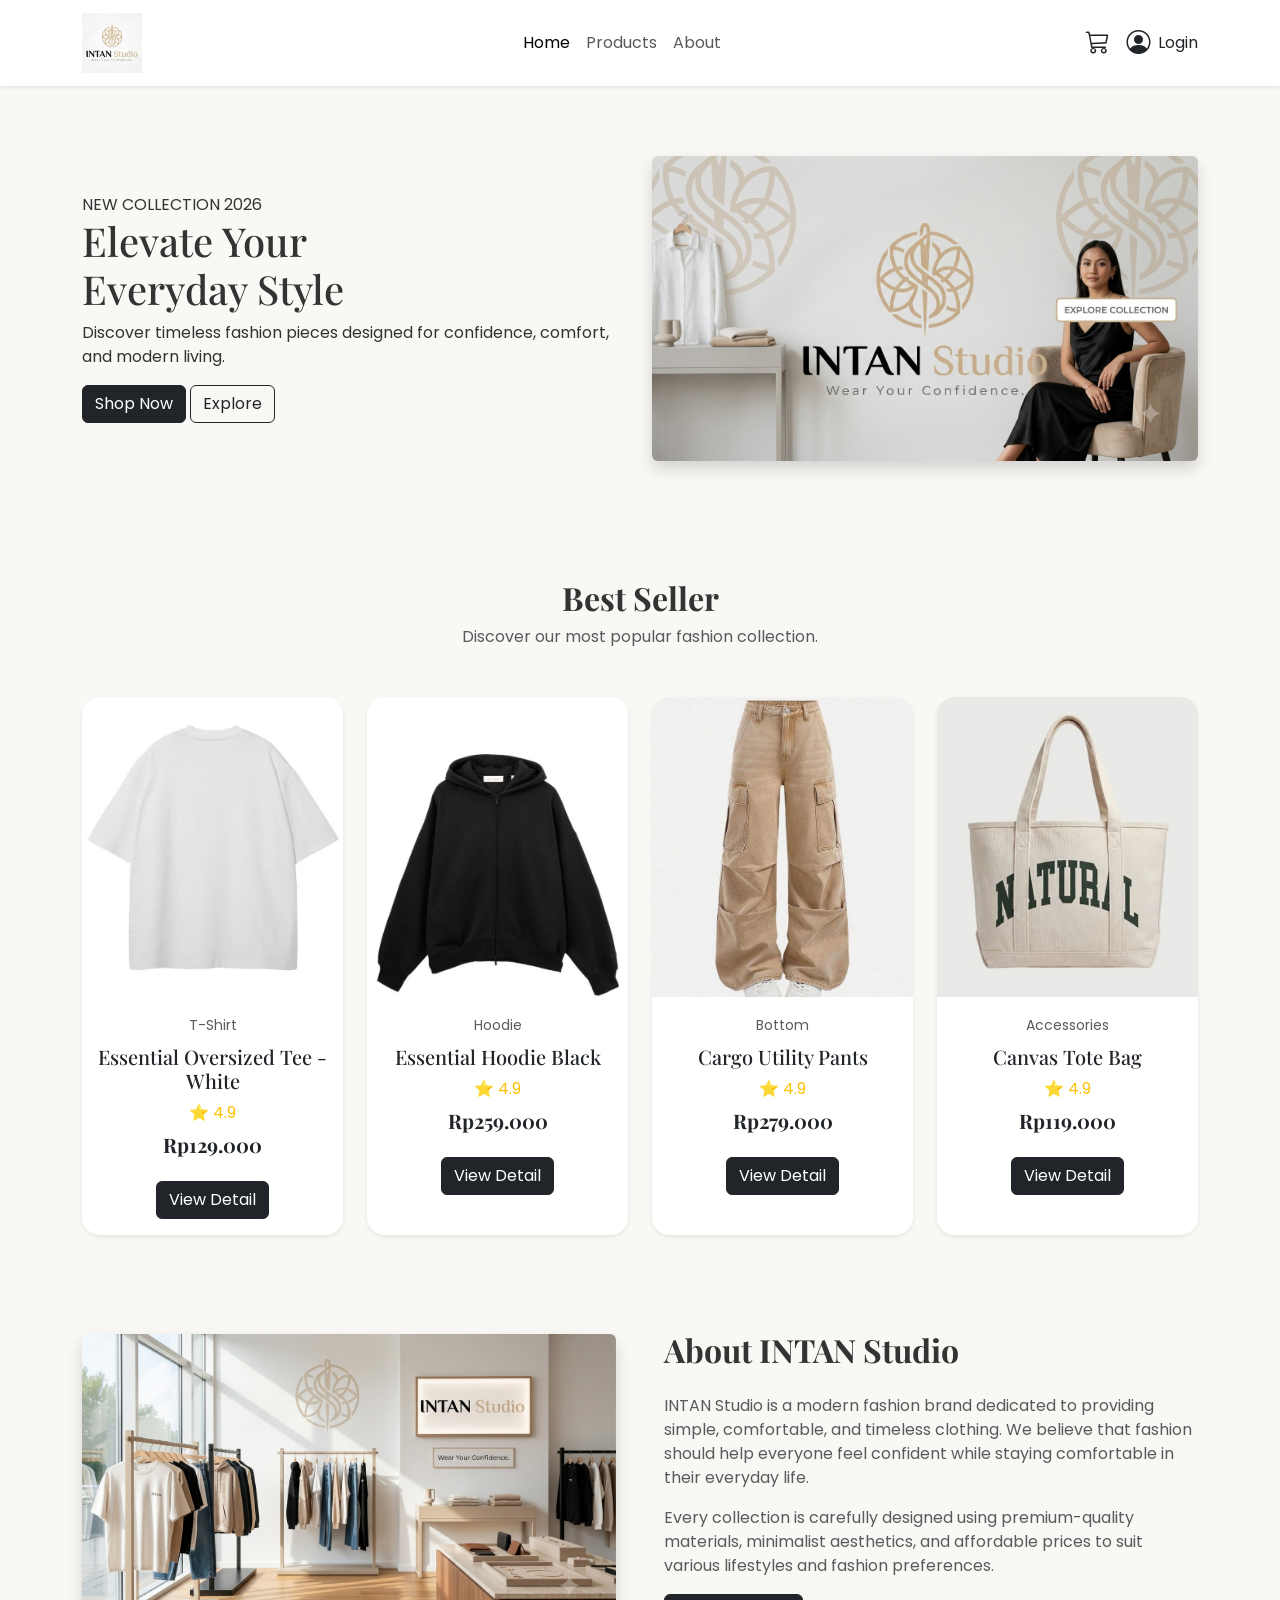
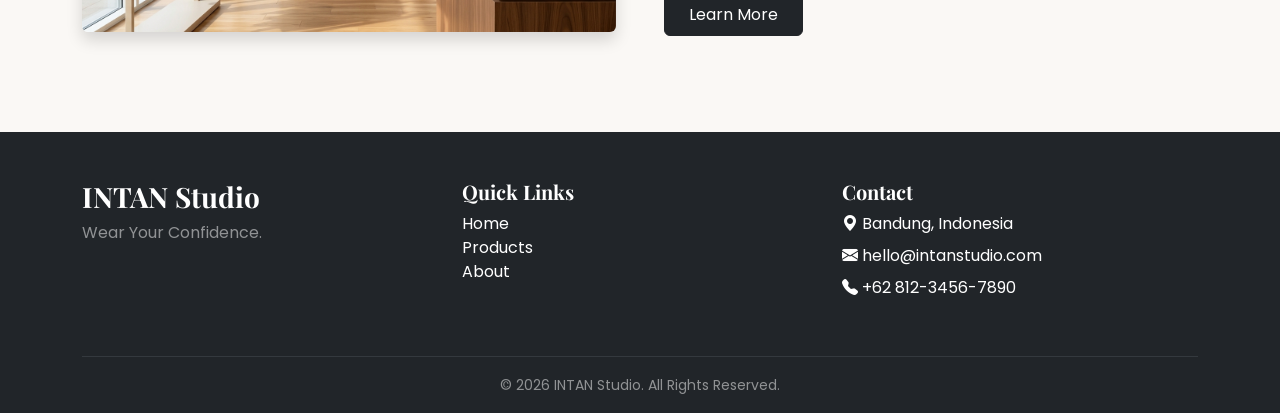
<file: index.html>
<!DOCTYPE html>
<html lang="en">

<head>
    <!-- Pengaturan Dasar -->
    <meta charset="UTF-8">
    <meta name="viewport" content="width=device-width, initial-scale=1.0">

    <!-- Judul Website -->
    <title>INTAN Studio | Modern Fashion Store</title>

    <!-- Bootstrap CSS -->
    <link href="https://cdn.jsdelivr.net/npm/bootstrap@5.3.7/dist/css/bootstrap.min.css" rel="stylesheet">

    <!-- Bootstrap Icons -->
    <link rel="stylesheet"
        href="https://cdn.jsdelivr.net/npm/bootstrap-icons@1.13.1/font/bootstrap-icons.min.css">

    <!-- Google Fonts -->
    <link rel="preconnect" href="https://fonts.googleapis.com">
    <link rel="preconnect" href="https://fonts.gstatic.com" crossorigin>

    <link
        href="https://fonts.googleapis.com/css2?family=Poppins:wght@300;400;500;600;700&family=Playfair+Display:wght@600;700&display=swap"
        rel="stylesheet">

    <!-- CSS -->
    <link rel="stylesheet" href="css/style.css">
</head>

<body>

<!-- ==========================
        NAVBAR
========================== -->

<nav class="navbar navbar-expand-lg bg-white shadow-sm sticky-top">

    <div class="container">

        <!-- Logo -->
        <a class="navbar-brand" href="index.html">

            <img
                src="assets/logo.png"
                alt="INTAN Studio"
                height="60">

        </a>

        <!-- Mobile Button -->
        <button
            class="navbar-toggler"
            type="button"
            data-bs-toggle="collapse"
            data-bs-target="#navbarMenu">

            <span class="navbar-toggler-icon"></span>

        </button>

        <!-- Navbar Menu -->
        <div
            class="collapse navbar-collapse"
            id="navbarMenu">

            <!-- Navigation -->
            <ul class="navbar-nav mx-auto">

                <li class="nav-item">

                    <a
                        class="nav-link active"
                        href="index.html">

                        Home

                    </a>

                </li>

                <li class="nav-item">

                    <a
                        class="nav-link"
                        href="products.html">

                        Products

                    </a>

                </li>

                <li class="nav-item">

                    <a
                        class="nav-link"
                        href="about.html">

                        About

                    </a>

                </li>

            </ul>

            <!-- Right Menu -->
            <div class="d-flex align-items-center gap-3">

                <!-- Cart -->
                <a
                    href="cart.html"
                    class="text-dark position-relative text-decoration-none">

                    <i class="bi bi-cart3 fs-4"></i>

                    <span
                        id="cart-count"
                        class="position-absolute top-0 start-100 translate-middle badge rounded-pill bg-danger"
                        style="display:none; font-size:10px;">

                        0

                    </span>

                </a>

                <!-- Login -->
                <a
                    id="accountLink"
                    href="login.html"
                    class="text-dark text-decoration-none d-flex align-items-center gap-2">

                    <i class="bi bi-person-circle fs-4"></i>

                    <span id="accountText">
                        Login
                    </span>

                </a>

            </div>

        </div>

    </div>

</nav>

<!-- ======================
     HERO SECTION
======================= -->

<section class="hero">

    <div class="container">

        <div class="row align-items-center">

            <!-- Hero Text -->
            <div class="col-lg-6">

                <span class="hero-subtitle">
                    NEW COLLECTION 2026
                </span>

                <h1 class="hero-title">
                    Elevate Your <br>
                    Everyday Style
                </h1>

                <p class="hero-description">

                    Discover timeless fashion pieces
                    designed for confidence, comfort,
                    and modern living.

                </p>

                <div class="hero-button">

                    <a href="products.html"
                        class="btn btn-dark">

                        Shop Now

                    </a>

                    <a href="products.html"
                        class="btn btn-outline-dark">

                        Explore

                    </a>

                </div>

            </div>

            <!-- Hero Image -->
            <div class="col-lg-6 text-center">

                <img src="assets/hero-banner.png"
                    class="img-fluid rounded shadow"
                    alt="Hero Banner">

            </div>

        </div>

    </div>

</section>

<!-- ==========================
        BEST SELLER
========================== -->

<section class="container py-5">

    <div class="text-center mb-5">

        <h2 class="fw-bold">Best Seller</h2>

        <p class="text-muted">
            Discover our most popular fashion collection.
        </p>

    </div>

    <div class="row g-4">

        <!-- Product 1 -->
        <div class="col-lg-3 col-md-6">

            <div class="card product-card border-0 shadow-sm h-100">

                <img src="assets/tshirt-1.jpg" class="card-img-top" alt="Essential Oversized Tee - White">

                <div class="card-body text-center">

                    <small class="text-muted">
                        T-Shirt
                    </small>

                    <h5 class="mt-2">
                        Essential Oversized Tee - White
                    </h5>

                    <div class="text-warning mb-2">
                        ⭐ 4.9
                    </div>

                    <h5 class="fw-bold">
                        Rp129.000
                    </h5>

                    <a href="product-detail.html?id=1"
                    class="btn btn-dark mt-3">
            
                    View Detail
                
                </a>

                </div>

            </div>

        </div>



        <!-- Product 2 -->
        <div class="col-lg-3 col-md-6">

            <div class="card product-card border-0 shadow-sm h-100">

                <img src="assets/hoodie-1.jpg" class="card-img-top" alt="Essential Hoodie Black">

                <div class="card-body text-center">

                    <small class="text-muted">
                        Hoodie
                    </small>

                    <h5 class="mt-2">
                        Essential Hoodie Black
                    </h5>

                    <div class="text-warning mb-2">
                        ⭐ 4.9
                    </div>

                    <h5 class="fw-bold">
                        Rp259.000
                    </h5>

                    <a href="product-detail.html?id=6"
                    class="btn btn-dark mt-3">

                    View Detail
                
                </a>

                </div>

            </div>

        </div>



        <!-- Product 3 -->
        <div class="col-lg-3 col-md-6">

            <div class="card product-card border-0 shadow-sm h-100">

                <img src="assets/bottom-1.jpg" class="card-img-top" alt="Cargo Utility Pants">

                <div class="card-body text-center">

                    <small class="text-muted">
                        Bottom
                    </small>

                    <h5 class="mt-2">
                        Cargo Utility Pants
                    </h5>

                    <div class="text-warning mb-2">
                        ⭐ 4.9
                    </div>

                    <h5 class="fw-bold">
                        Rp279.000
                    </h5>

                    <a href="product-detail.html?id=11"
                    class="btn btn-dark mt-3">

                    View Detail
                
                </a>

                </div>

            </div>

        </div>



        <!-- Product 4 -->
        <div class="col-lg-3 col-md-6">

            <div class="card product-card border-0 shadow-sm h-100">

                <img src="assets/accessory-1.jpg" class="card-img-top" alt="Canvas Tote Bag">

                <div class="card-body text-center">

                    <small class="text-muted">
                        Accessories
                    </small>

                    <h5 class="mt-2">
                        Canvas Tote Bag
                    </h5>

                    <div class="text-warning mb-2">
                        ⭐ 4.9
                    </div>

                    <h5 class="fw-bold">
                        Rp119.000
                    </h5>

                    <a href="product-detail.html?id=16"
                    class="btn btn-dark mt-3">

                    View Detail
                
                </a>

                </div>

            </div>

        </div>

    </div>

</section>

<!-- ==========================
        ABOUT
========================== -->

<section class="container py-5">

    <div class="row align-items-center g-5">

        <!-- About Image -->
        <div class="col-lg-6 text-center">

            <img img src="assets/about.png" class="img-fluid rounded shadow">

        </div>

        <!-- About Content -->
        <div class="col-lg-6">

            <h2 class="fw-bold mb-4">
                About INTAN Studio
            </h2>

            <p class="text-muted">
                INTAN Studio is a modern fashion brand dedicated to providing simple, comfortable, and timeless clothing. We believe that fashion should help everyone feel confident while staying comfortable in their everyday life.
            </p>

            <p class="text-muted">
                Every collection is carefully designed using premium-quality materials, minimalist aesthetics, and affordable prices to suit various lifestyles and fashion preferences.
            </p>

            <a href="about.html" class="btn btn-dark px-4 py-2">
                Learn More
            </a>

        </div>

    </div>

</section>

<!-- =========================
        FOOTER
========================== -->

<footer class="bg-dark text-white pt-5 pb-3 mt-5">

    <div class="container">

        <div class="row">

            <!-- Brand -->
            <div class="col-lg-4 mb-4">

                <h3 class="fw-bold">
                    INTAN Studio
                </h3>

                <p class="text-white-50">
                    Wear Your Confidence.
                </p>

            </div>

            <!-- Navigation -->
            <div class="col-lg-4 mb-4">

                <h5 class="fw-bold">
                    Quick Links
                </h5>

                <ul class="list-unstyled">

                    <li>
                        <a href="index.html" class="text-white text-decoration-none">
                            Home
                        </a>
                    </li>

                    <li>
                        <a href="products.html" class="text-white text-decoration-none">
                            Products
                        </a>
                    </li>

                    <li>
                        <a href="about.html" class="text-white text-decoration-none">
                            About
                        </a>
                    </li>

                </ul>

            </div>

            <!-- Contact -->
            <div class="col-lg-4 mb-4">

                <h5 class="fw-bold">
                    Contact
                </h5>

                <p class="mb-2">
                    <i class="bi bi-geo-alt-fill"></i>
                    Bandung, Indonesia
                </p>

                <p class="mb-2">
                    <i class="bi bi-envelope-fill"></i>
                    hello@intanstudio.com
                </p>

                <p>
                    <i class="bi bi-telephone-fill"></i>
                    +62 812-3456-7890
                </p>

            </div>

        </div>

        <hr class="border-secondary">

        <div class="text-center">

            <small class="text-white-50">

                © 2026 INTAN Studio. All Rights Reserved.

            </small>

        </div>

    </div>

</footer>

    <!-- Bootstrap JS -->
    <script src="https://cdn.jsdelivr.net/npm/bootstrap@5.3.7/dist/js/bootstrap.bundle.min.js"></script>

    <!-- JavaScript -->
    <script src="js/script.js"></script>
    <script src="js/cart-badge.js"></script>
    <script src="js/auth.js"></script>

</body>

</html>
</file>
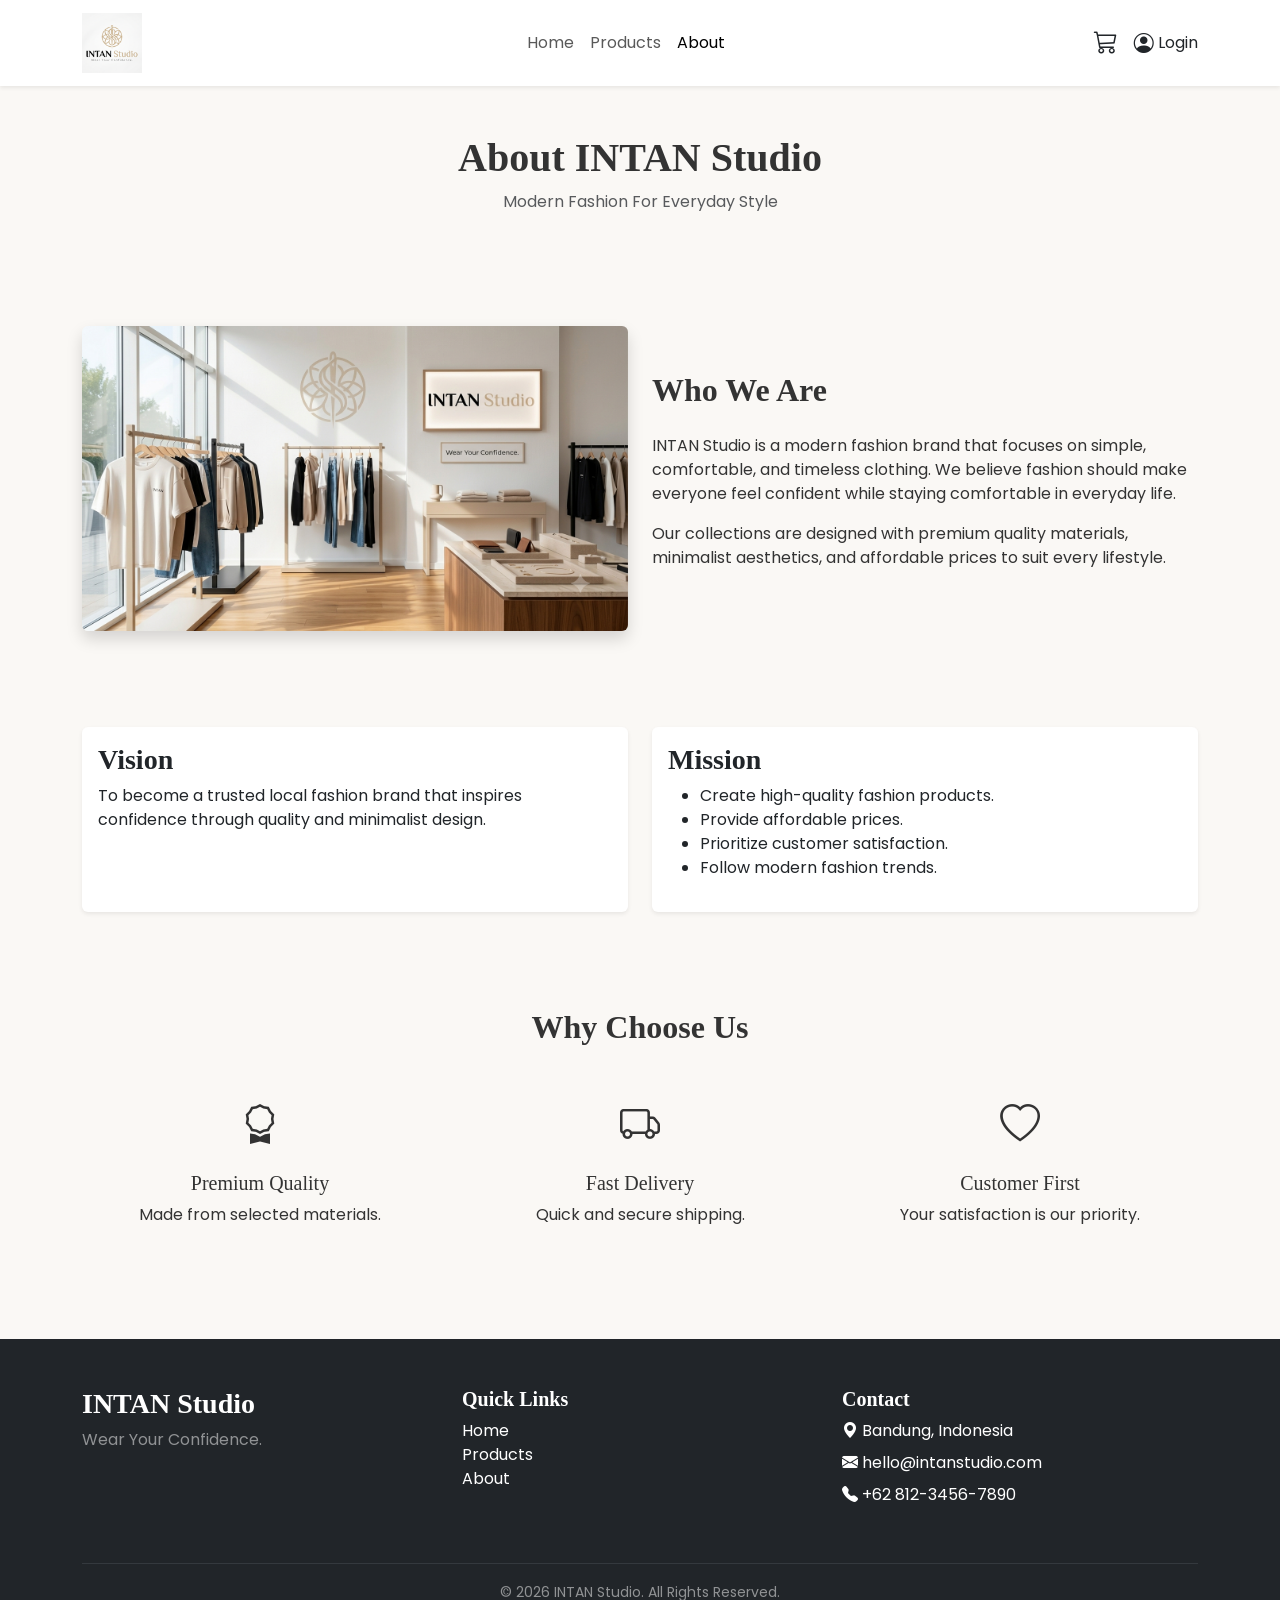
<file: about.html>
<!DOCTYPE html>
<html lang="en">

<head>

    <meta charset="UTF-8">
    <meta name="viewport" content="width=device-width, initial-scale=1.0">

    <title>About | INTAN Studio</title>

    <!-- Bootstrap -->
    <link href="https://cdn.jsdelivr.net/npm/bootstrap@5.3.7/dist/css/bootstrap.min.css" rel="stylesheet">

    <!-- Bootstrap Icons -->
    <link rel="stylesheet" href="https://cdn.jsdelivr.net/npm/bootstrap-icons@1.13.1/font/bootstrap-icons.min.css">

    <!-- Google Font -->
    <link href="https://fonts.googleapis.com/css2?family=Poppins:wght@300;400;500;600;700&display=swap" rel="stylesheet">

    <!-- CSS -->
    <link rel="stylesheet" href="css/style.css">

</head>

<body>

<!-- ==========================
        NAVBAR
========================== -->

<nav class="navbar navbar-expand-lg bg-white shadow-sm sticky-top">

    <div class="container">

        <!-- Logo -->
        <a class="navbar-brand" href="index.html">

            <img
                src="assets/logo.png"
                alt="INTAN Studio"
                height="60">

        </a>

        <!-- Mobile Button -->
        <button
            class="navbar-toggler"
            type="button"
            data-bs-toggle="collapse"
            data-bs-target="#navbarMenu">

            <span class="navbar-toggler-icon"></span>

        </button>

        <!-- Navbar Menu -->
        <div
            class="collapse navbar-collapse"
            id="navbarMenu">

            <!-- Navigation -->
            <ul class="navbar-nav mx-auto">

                <li class="nav-item">

                    <a
                        class="nav-link"
                        href="index.html">

                        Home

                    </a>

                </li>

                <li class="nav-item">

                    <a
                        class="nav-link"
                        href="products.html">

                        Products

                    </a>

                </li>

                <li class="nav-item">

                    <a
                        class="nav-link active"
                        href="about.html">

                        About

                    </a>

                </li>

            </ul>

            <!-- Right Menu -->
            <div class="d-flex align-items-center gap-3">

                <!-- Cart -->
                <a
                    href="cart.html"
                    class="text-dark position-relative text-decoration-none">

                    <i class="bi bi-cart3 fs-4"></i>

                    <span
                        id="cart-count"
                        class="position-absolute top-0 start-100 translate-middle badge rounded-pill bg-danger"
                        style="display:none; font-size:10px;">

                        0

                    </span>

                </a>

                <!-- Login -->
                <a
                    id="accountLink"
                    href="login.html"
                    class="text-dark text-decoration-none d-flex align-items-center gap-1">

                    <i class="bi bi-person-circle fs-5"></i>

                    <span id="accountText">
                        Login
                    </span>

                </a>

            </div>

        </div>

    </div>

</nav>

<!-- TITLE -->

<section class="py-5 text-center">

<div class="container">

<h1 class="fw-bold">

About INTAN Studio

</h1>

<p class="text-muted">

Modern Fashion For Everyday Style

</p>

</div>

</section>

<!-- ABOUT -->

<section class="container py-5">

<div class="row align-items-center">

<div class="col-lg-6">

<img src="assets/about.png" class="img-fluid rounded shadow">

</div>

<div class="col-lg-6">

<h2 class="fw-bold mb-4">

Who We Are

</h2>

<p>

INTAN Studio is a modern fashion brand that focuses on simple, comfortable, and timeless clothing. We believe fashion should make everyone feel confident while staying comfortable in everyday life.

</p>

<p>

Our collections are designed with premium quality materials, minimalist aesthetics, and affordable prices to suit every lifestyle.

</p>

</div>

</div>

</section>

<!-- VISION & MISSION -->

<section class="container py-5">

<div class="row">

<div class="col-md-6">

<div class="card border-0 shadow-sm h-100">

<div class="card-body">

<h3 class="fw-bold">

Vision

</h3>

<p>

To become a trusted local fashion brand that inspires confidence through quality and minimalist design.

</p>

</div>

</div>

</div>

<div class="col-md-6">

<div class="card border-0 shadow-sm h-100">

<div class="card-body">

<h3 class="fw-bold">

Mission

</h3>

<ul>

<li>Create high-quality fashion products.</li>

<li>Provide affordable prices.</li>

<li>Prioritize customer satisfaction.</li>

<li>Follow modern fashion trends.</li>

</ul>

</div>

</div>

</div>

</div>

</section>

<!-- WHY CHOOSE US -->

<section class="container py-5">

<div class="text-center mb-5">

<h2 class="fw-bold">

Why Choose Us

</h2>

</div>

<div class="row text-center">

<div class="col-md-4">

<i class="bi bi-award fs-1"></i>

<h5 class="mt-3">

Premium Quality

</h5>

<p>

Made from selected materials.

</p>

</div>

<div class="col-md-4">

<i class="bi bi-truck fs-1"></i>

<h5 class="mt-3">

Fast Delivery

</h5>

<p>

Quick and secure shipping.

</p>

</div>

<div class="col-md-4">

<i class="bi bi-heart fs-1"></i>

<h5 class="mt-3">

Customer First

</h5>

<p>

Your satisfaction is our priority.

</p>

</div>

</div>

</section>

<!-- =========================
        FOOTER
========================== -->

<footer class="bg-dark text-white pt-5 pb-3 mt-5">

    <div class="container">

        <div class="row">

            <!-- Brand -->
            <div class="col-lg-4 mb-4">

                <h3 class="fw-bold">
                    INTAN Studio
                </h3>

                <p class="text-white-50">
                    Wear Your Confidence.
                </p>

            </div>

            <!-- Navigation -->
            <div class="col-lg-4 mb-4">

                <h5 class="fw-bold">
                    Quick Links
                </h5>

                <ul class="list-unstyled">

                    <li>
                        <a href="index.html" class="text-white text-decoration-none">
                            Home
                        </a>
                    </li>

                    <li>
                        <a href="products.html" class="text-white text-decoration-none">
                            Products
                        </a>
                    </li>

                    <li>
                        <a href="about.html" class="text-white text-decoration-none">
                            About
                        </a>
                    </li>

                </ul>

            </div>

            <!-- Contact -->
            <div class="col-lg-4 mb-4">

                <h5 class="fw-bold">
                    Contact
                </h5>

                <p class="mb-2">
                    <i class="bi bi-geo-alt-fill"></i>
                    Bandung, Indonesia
                </p>

                <p class="mb-2">
                    <i class="bi bi-envelope-fill"></i>
                    hello@intanstudio.com
                </p>

                <p>
                    <i class="bi bi-telephone-fill"></i>
                    +62 812-3456-7890
                </p>

            </div>

        </div>

        <hr class="border-secondary">

        <div class="text-center">

            <small class="text-white-50">

                © 2026 INTAN Studio. All Rights Reserved.

            </small>

        </div>

    </div>

</footer>

<!-- BOOTSTRAP -->

<script src="https://cdn.jsdelivr.net/npm/bootstrap@5.3.7/dist/js/bootstrap.bundle.min.js"></script>
<script src="js/cart-badge.js"></script>
<script src="js/auth.js"></script>

</body>

</html>
</file>
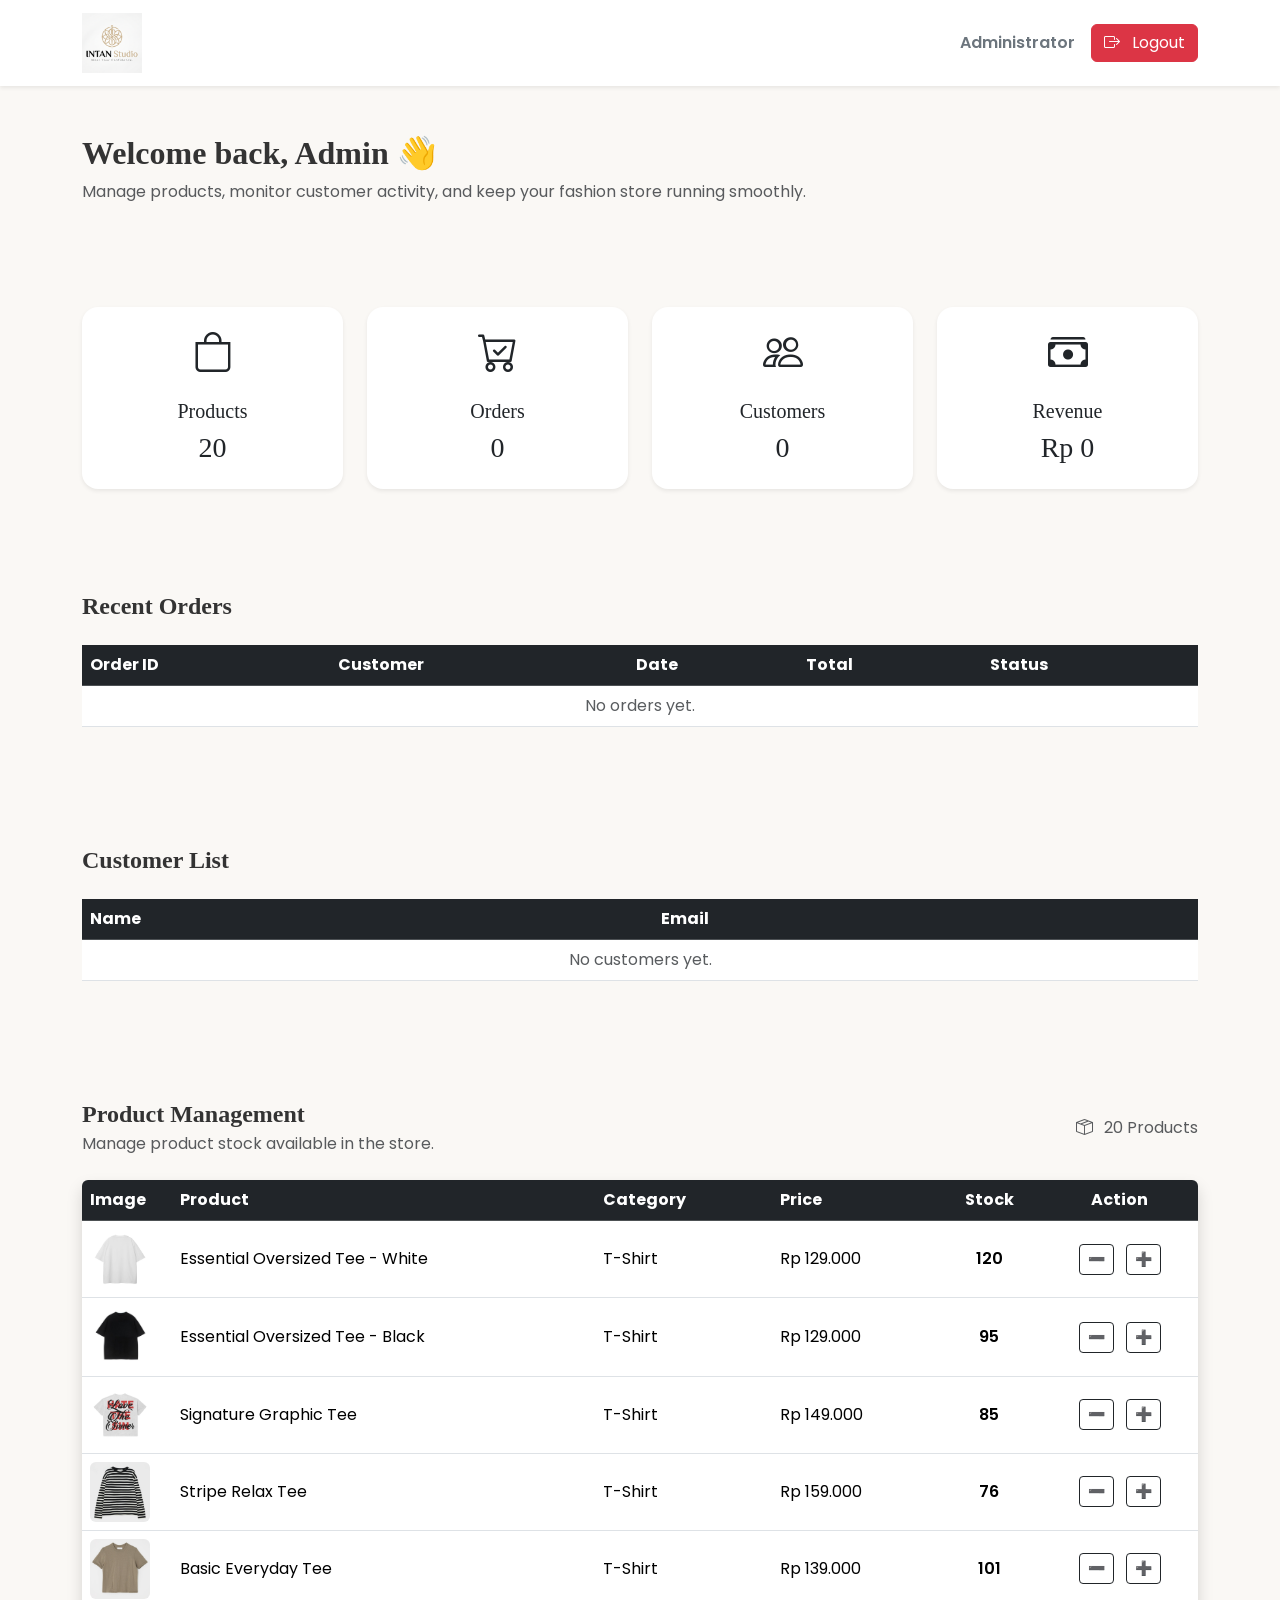
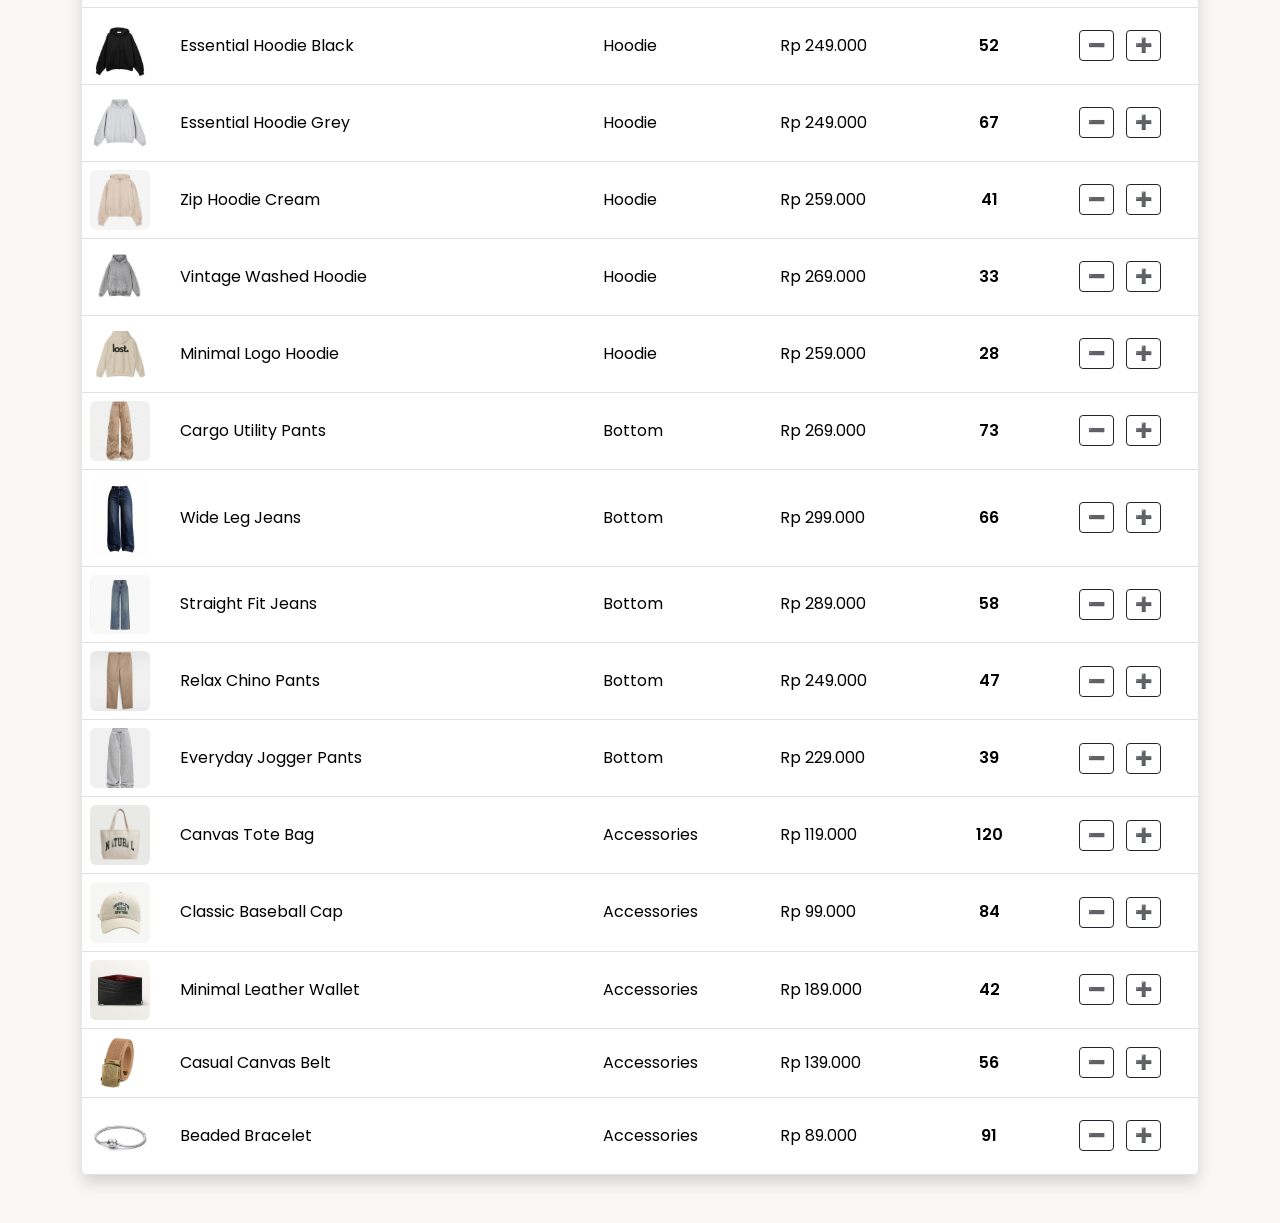
<file: admin.html>
<!DOCTYPE html>
<html lang="en">

<head>

    <meta charset="UTF-8">

    <meta name="viewport"
        content="width=device-width, initial-scale=1.0">

    <title>

        Admin Dashboard | INTAN Studio

    </title>

    <!-- Bootstrap -->

    <link href="https://cdn.jsdelivr.net/npm/bootstrap@5.3.7/dist/css/bootstrap.min.css"
        rel="stylesheet">

    <!-- Bootstrap Icons -->

    <link rel="stylesheet"
        href="https://cdn.jsdelivr.net/npm/bootstrap-icons@1.13.1/font/bootstrap-icons.min.css">

    <!-- Google Font -->

    <link rel="preconnect"
        href="https://fonts.googleapis.com">

    <link rel="preconnect"
        href="https://fonts.gstatic.com"
        crossorigin>

    <link href="https://fonts.googleapis.com/css2?family=Poppins:wght@300;400;500;600;700&display=swap"
        rel="stylesheet">

    <!-- CSS -->

    <link rel="stylesheet"
        href="css/style.css">

</head>

<body>

<!-- ==========================
        ADMIN NAVBAR
========================== -->

<nav class="navbar navbar-expand-lg bg-white shadow-sm sticky-top">

    <div class="container">

        <!-- Logo -->
        <a class="navbar-brand" href="index.html">

            <img
                src="assets/logo.png"
                alt="INTAN Studio"
                height="60">

        </a>

        <!-- Right Menu -->
        <div class="d-flex align-items-center gap-3">

            <span class="fw-semibold text-secondary">

                Administrator

            </span>

            <button
                id="logoutBtn"
                class="btn btn-danger">

                <i class="bi bi-box-arrow-right me-2"></i>

                Logout

            </button>

        </div>

    </div>

</nav>

<!-- ==========================
        DASHBOARD HEADER
========================== -->

<section class="container py-5">

    <div class="row align-items-center">

        <div class="col-lg-8">

            <h2 class="fw-bold mb-2">

                Welcome back, Admin 👋

            </h2>

            <p class="text-muted mb-0">

                Manage products, monitor customer activity,
                and keep your fashion store running smoothly.

            </p>

        </div>

    </div>

</section>

<section class="container pb-5">

    <div class="row g-4">

        <div class="col-md-3">

            <div class="card shadow-sm border-0 rounded-4">

                <div class="card-body text-center">

                    <i class="bi bi-bag fs-1"></i>

                    <h5 class="mt-3">

                        Products

                    </h5>

                    <h3 id="totalProducts">

                        0

                    </h3>

                </div>

            </div>

        </div>

        <div class="col-md-3">

            <div class="card shadow-sm border-0 rounded-4">

                <div class="card-body text-center">

                    <i class="bi bi-cart-check fs-1"></i>

                    <h5 class="mt-3">

                        Orders

                    </h5>

                    <h3 id="totalOrders">

                        0

                    </h3>

                </div>

            </div>

        </div>

        <div class="col-md-3">

            <div class="card shadow-sm border-0 rounded-4">

                <div class="card-body text-center">

                    <i class="bi bi-people fs-1"></i>

                    <h5 class="mt-3">

                        Customers

                    </h5>

                    <h3 id="totalCustomers">

                        0

                    </h3>

                </div>

            </div>

        </div>

        <div class="col-md-3">

            <div class="card shadow-sm border-0 rounded-4">

                <div class="card-body text-center">

                    <i class="bi bi-cash-stack fs-1"></i>

                    <h5 class="mt-3">

                        Revenue

                    </h5>

                    <h3 id="totalRevenue">

                        Rp0

                    </h3>

                </div>

            </div>

        </div>

    </div>

</section>

<!-- ==========================
        RECENT ORDERS
========================== -->

<section class="container pb-5">

    <h4 class="fw-bold mb-4">

        Recent Orders

    </h4>

    <div class="table-responsive">

        <table class="table table-hover align-middle">

            <thead class="table-dark">

                <tr>

                    <th>Order ID</th>

                    <th>Customer</th>

                    <th>Date</th>

                    <th>Total</th>

                    <th>Status</th>

                </tr>

            </thead>

            <tbody id="recentOrders">

            </tbody>

        </table>

    </div>

</section>



<!-- ==========================
        CUSTOMER LIST
========================== -->

<section class="container pb-5">

    <h4 class="fw-bold mb-4">

        Customer List

    </h4>

    <div class="table-responsive">

        <table class="table table-hover align-middle">

            <thead class="table-dark">

                <tr>

                    <th>Name</th>

                    <th>Email</th>

                </tr>

            </thead>

            <tbody id="customerTable">

            </tbody>

        </table>

    </div>

</section>

<!-- ==========================
        PRODUCT MANAGEMENT
========================== -->

<section class="container pb-5">

    <div class="d-flex justify-content-between align-items-center mb-4">

        <div>

            <h4 class="fw-bold mb-1">

                Product Management

            </h4>

            <p class="text-muted mb-0">

                Manage product stock available in the store.

            </p>

        </div>

        <div class="text-muted">

            <i class="bi bi-box-seam me-2"></i>

            20 Products

        </div>

    </div>

    <div class="table-responsive shadow rounded">

        <table class="table table-hover align-middle mb-0">

            <thead class="table-dark">

                <tr>

                    <th width="90">

                        Image

                    </th>

                    <th>

                        Product

                    </th>

                    <th>

                        Category

                    </th>

                    <th>

                        Price

                    </th>

                    <th class="text-center">

                        Stock

                    </th>

                    <th class="text-center">

                        Action

                    </th>

                </tr>

            </thead>

            <tbody id="productTable">

            </tbody>

        </table>

    </div>

</section>

<!-- Bootstrap JS -->

<script src="https://cdn.jsdelivr.net/npm/bootstrap@5.3.7/dist/js/bootstrap.bundle.min.js"></script>

<!-- Admin JS -->

<script src="js/admin.js"></script>

</body>

</html>
</file>
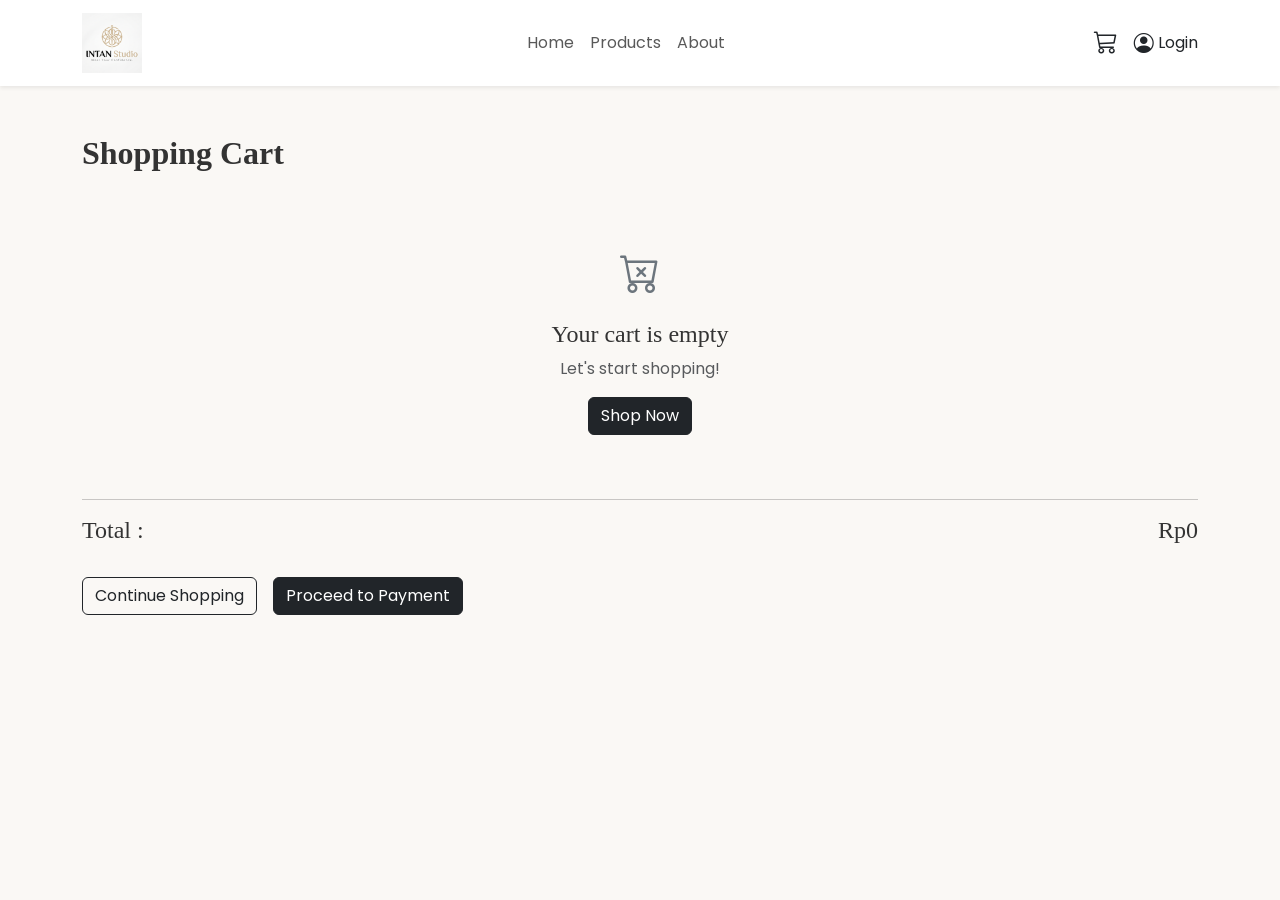
<file: cart.html>
<!DOCTYPE html>
<html lang="en">

<head>

    <meta charset="UTF-8">
    <meta name="viewport" content="width=device-width, initial-scale=1.0">

    <title>Shopping Cart | INTAN Studio</title>

    <!-- Bootstrap -->
    <link href="https://cdn.jsdelivr.net/npm/bootstrap@5.3.7/dist/css/bootstrap.min.css" rel="stylesheet">

    <!-- Bootstrap Icons -->
    <link rel="stylesheet" href="https://cdn.jsdelivr.net/npm/bootstrap-icons@1.13.1/font/bootstrap-icons.min.css">

    <!-- Google Font -->
    <link href="https://fonts.googleapis.com/css2?family=Poppins:wght@300;400;500;600;700&display=swap" rel="stylesheet">

    <!-- CSS -->
    <link rel="stylesheet" href="css/style.css">

</head>

<body>

<!-- ==========================
        NAVBAR
========================== -->

<nav class="navbar navbar-expand-lg bg-white shadow-sm sticky-top">

    <div class="container">

        <!-- Logo -->
        <a class="navbar-brand" href="index.html">

            <img
                src="assets/logo.png"
                alt="INTAN Studio"
                height="60">

        </a>

        <!-- Mobile Button -->
        <button
            class="navbar-toggler"
            type="button"
            data-bs-toggle="collapse"
            data-bs-target="#navbarMenu">

            <span class="navbar-toggler-icon"></span>

        </button>

        <!-- Navbar Menu -->
        <div
            class="collapse navbar-collapse"
            id="navbarMenu">

            <!-- Navigation -->
            <ul class="navbar-nav mx-auto">

                <li class="nav-item">

                    <a
                        class="nav-link"
                        href="index.html">

                        Home

                    </a>

                </li>

                <li class="nav-item">

                    <a
                        class="nav-link"
                        href="products.html">

                        Products

                    </a>

                </li>

                <li class="nav-item">

                    <a
                        class="nav-link"
                        href="about.html">

                        About

                    </a>

                </li>

            </ul>

            <!-- Right Menu -->
            <div class="d-flex align-items-center gap-3">

                <!-- Cart -->
                <a
                    href="cart.html"
                    class="text-dark position-relative text-decoration-none">

                    <i class="bi bi-cart3 fs-4"></i>

                    <span
                        id="cart-count"
                        class="position-absolute top-0 start-100 translate-middle badge rounded-pill bg-danger"
                        style="display:none; font-size:10px;">

                        0

                    </span>

                </a>

                <!-- Login -->
                <a
                    id="accountLink"
                    href="login.html"
                    class="text-dark text-decoration-none d-flex align-items-center gap-1">

                    <i class="bi bi-person-circle fs-5"></i>

                    <span id="accountText">
                        Login
                    </span>

                </a>

            </div>

        </div>

    </div>

</nav>

<!-- ==========================
        SHOPPING CART
========================== -->

<section class="container py-5">

    <h2 class="fw-bold mb-4">

        Shopping Cart

    </h2>

    <div id="cart-items">

    </div>

    <hr>

    <div class="d-flex justify-content-between align-items-center">

        <h4>

            Total :

        </h4>

        <h4 id="cart-total">

            Rp0

        </h4>

    </div>

    <div class="mt-4 d-flex gap-3">

        <a href="products.html"
           class="btn btn-outline-dark">

            Continue Shopping

        </a>

        <a href="payment.html"
           class="btn btn-dark">

            Proceed to Payment

        </a>

    </div>

</section>

<!-- Bootstrap -->

<script src="https://cdn.jsdelivr.net/npm/bootstrap@5.3.7/dist/js/bootstrap.bundle.min.js"></script>

<!-- Cart JS -->

<script src="js/cart.js"></script>
<script src="js/cart-badge.js"></script>
<script src="js/auth.js"></script>

</body>

</html>
</file>
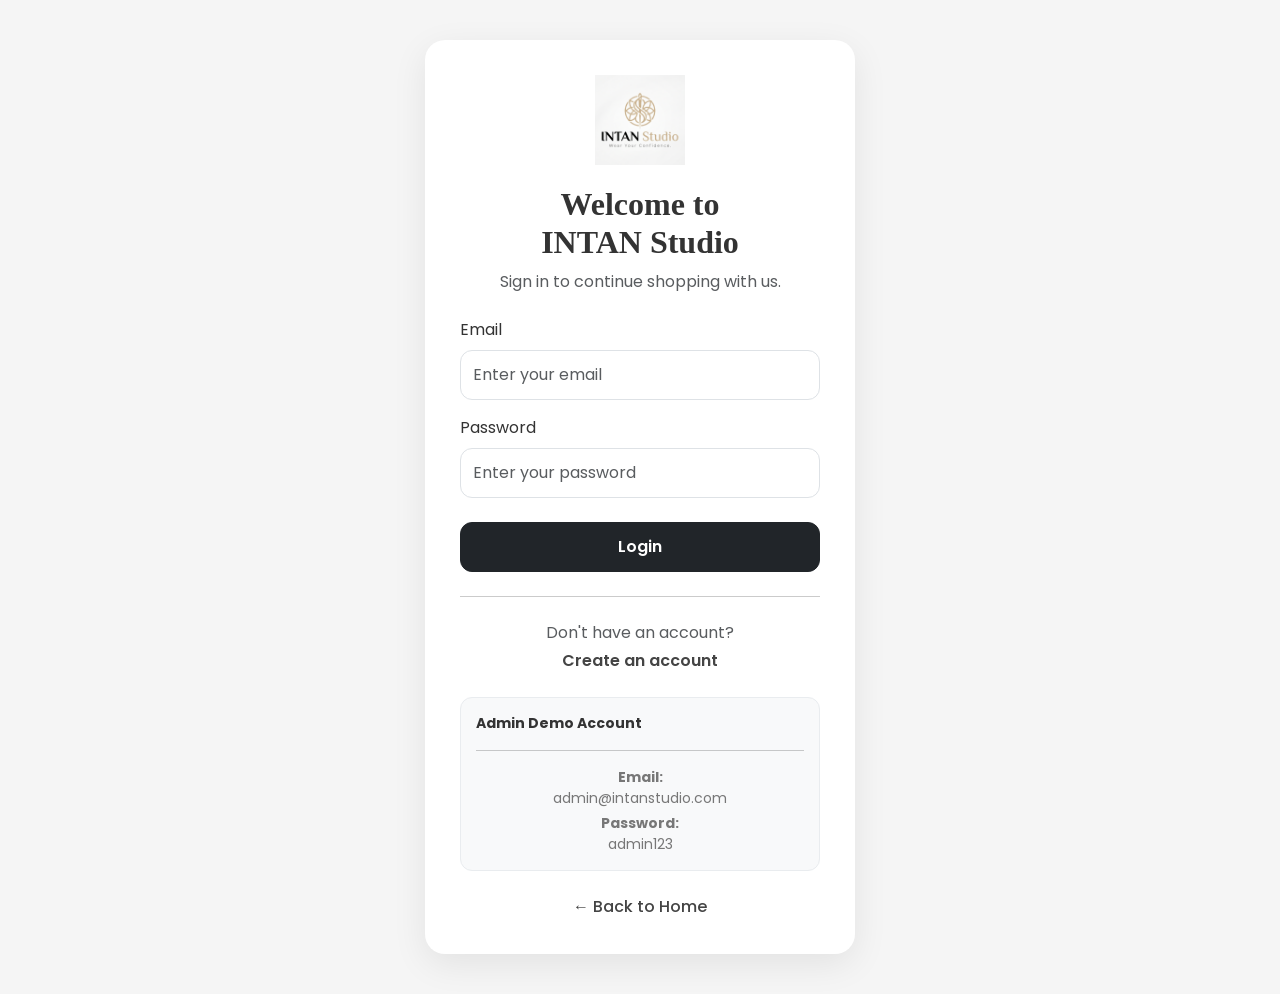
<file: customer.html>
<!DOCTYPE html>
<html lang="en">

<head>

    <meta charset="UTF-8">
    <meta name="viewport" content="width=device-width, initial-scale=1.0">

    <title>My Account | INTAN Studio</title>

    <!-- Bootstrap -->
    <link href="https://cdn.jsdelivr.net/npm/bootstrap@5.3.7/dist/css/bootstrap.min.css" rel="stylesheet">

    <!-- Bootstrap Icons -->
    <link rel="stylesheet"
        href="https://cdn.jsdelivr.net/npm/bootstrap-icons@1.13.1/font/bootstrap-icons.min.css">

    <!-- Google Font -->
    <link rel="preconnect" href="https://fonts.googleapis.com">

    <link rel="preconnect"
        href="https://fonts.gstatic.com"
        crossorigin>

    <link href="https://fonts.googleapis.com/css2?family=Poppins:wght@300;400;500;600;700&display=swap"
        rel="stylesheet">

    <!-- CSS -->
    <link rel="stylesheet" href="css/style.css">

</head>

<body>

<!-- ==========================
        NAVBAR
========================== -->

<nav class="navbar navbar-expand-lg bg-white shadow-sm sticky-top">

    <div class="container">

        <a class="navbar-brand" href="index.html">

            <img
                src="assets/logo.png"
                height="60"
                alt="Logo">

        </a>

        <button
            class="navbar-toggler"
            data-bs-toggle="collapse"
            data-bs-target="#navbarMenu">

            <span class="navbar-toggler-icon"></span>

        </button>

        <div
            class="collapse navbar-collapse"
            id="navbarMenu">

            <ul class="navbar-nav mx-auto">

                <li class="nav-item">

                    <a class="nav-link"
                        href="index.html">

                        Home

                    </a>

                </li>

                <li class="nav-item">

                    <a class="nav-link"
                        href="products.html">

                        Products

                    </a>

                </li>

                <li class="nav-item">

                    <a class="nav-link"
                        href="about.html">

                        About

                    </a>

                </li>

            </ul>

            <div class="d-flex align-items-center gap-3">

                <a href="cart.html"
                    class="text-dark position-relative text-decoration-none">

                    <i class="bi bi-cart3 fs-4"></i>

                    <span
                        id="cart-count"
                        class="position-absolute top-0 start-100 translate-middle badge rounded-pill bg-danger"
                        style="display:none; font-size:10px;">

                        0

                    </span>

                </a>

            </div>

        </div>

    </div>

</nav>

<!-- ==========================
        CUSTOMER DASHBOARD
========================== -->

<section class="py-5 bg-light min-vh-100">

    <div class="container">

        <div class="row">

            <!-- Sidebar -->
            <div class="col-lg-3 mb-4">

                <div class="card border-0 shadow-sm rounded-4">

                    <div class="card-body text-center">

                        <i class="bi bi-person-circle display-1"></i>

                        <h4
                            id="customerName"
                            class="mt-3 fw-bold">

                            Customer

                        </h4>

                        <p
                            id="customerEmail"
                            class="text-muted mb-4">

                            customer@email.com

                        </p>

                        <div class="d-grid gap-2">

                            <button
                                id="profileMenu"
                                class="btn btn-dark">

                                <i class="bi bi-person"></i>

                                Profile

                            </button>

                            <button
                                id="ordersMenu"
                                class="btn btn-outline-dark">

                                <i class="bi bi-box-seam"></i>

                                My Orders

                            </button>

                            <a
                                href="cart.html"
                                class="btn btn-outline-dark">

                                <i class="bi bi-cart3"></i>

                                My Cart

                            </a>

                            <button
                                id="logoutBtn"
                                class="btn btn-danger">

                                <i class="bi bi-box-arrow-right"></i>

                                Logout

                            </button>

                        </div>

                    </div>

                </div>

            </div>

            <!-- Content -->
            <div class="col-lg-9">

                <div
                    id="dashboardContent"
                    class="card border-0 shadow-sm rounded-4">

                    <div class="card-body p-4">

                        <h3 class="fw-bold">

                            My Profile

                        </h3>

                        <hr>

                        <div class="row">

                            <div class="col-md-6">

                                <label class="fw-semibold">

                                    Full Name

                                </label>

                                <p id="profileName">

                                    -

                                </p>

                            </div>

                            <div class="col-md-6">

                                <label class="fw-semibold">

                                    Email

                                </label>

                                <p id="profileEmail">

                                    -

                                </p>

                            </div>

                        </div>

                        <div class="alert alert-light border mt-4">

                            Welcome back to
                            <strong>INTAN Studio</strong>.

                            You can manage your account and view your orders from this dashboard.

                        </div>

                    </div>

                </div>

            </div>

        </div>

    </div>

</section>

<!-- ==========================
        ORDER DETAIL MODAL
========================== -->

<div
    class="modal fade"
    id="orderModal"
    tabindex="-1">

    <div class="modal-dialog modal-lg">

        <div class="modal-content">

            <div class="modal-header">

                <h5 class="modal-title">

                    Order Details

                </h5>

                <button
                    class="btn-close"
                    data-bs-dismiss="modal">

                </button>

            </div>

            <div
                class="modal-body"
                id="orderDetailBody">

            </div>

        </div>

    </div>

</div>

<!-- Bootstrap JS -->
<script src="https://cdn.jsdelivr.net/npm/bootstrap@5.3.7/dist/js/bootstrap.bundle.min.js"></script>

<!-- Customer JS -->
<script src="js/customer.js"></script>

</body>
</file>
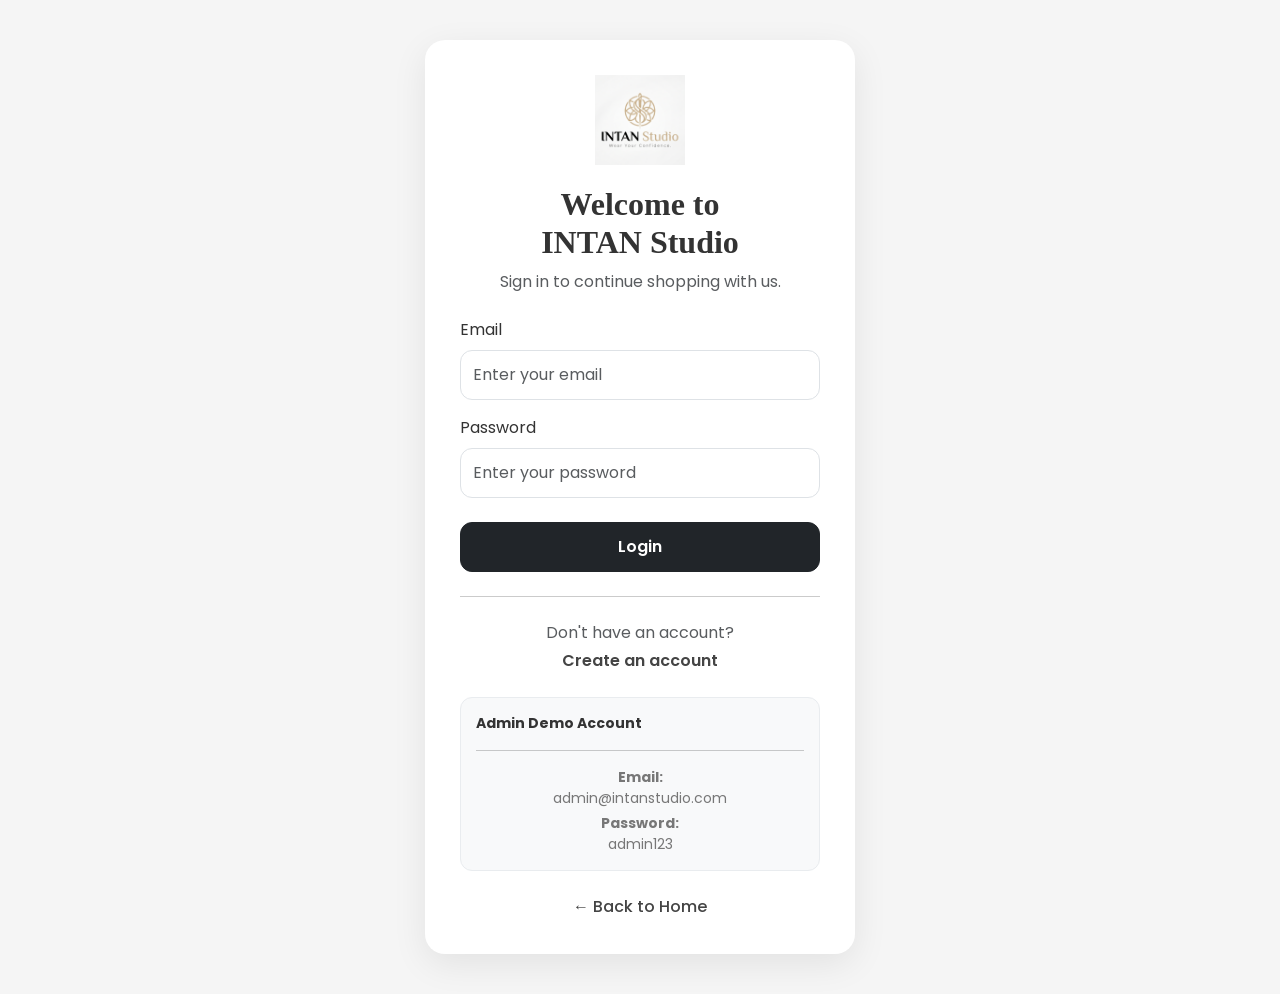
<file: login.html>
<!DOCTYPE html>
<html lang="en">

<head>

    <!-- Basic -->
    <meta charset="UTF-8">
    <meta name="viewport" content="width=device-width, initial-scale=1.0">

    <title>Login | INTAN Studio</title>

    <!-- Bootstrap -->
    <link href="https://cdn.jsdelivr.net/npm/bootstrap@5.3.7/dist/css/bootstrap.min.css" rel="stylesheet">

    <!-- Bootstrap Icons -->
    <link rel="stylesheet"
        href="https://cdn.jsdelivr.net/npm/bootstrap-icons@1.13.1/font/bootstrap-icons.min.css">

    <!-- Google Font -->
    <link rel="preconnect" href="https://fonts.googleapis.com">

    <link rel="preconnect"
        href="https://fonts.gstatic.com"
        crossorigin>

    <link href="https://fonts.googleapis.com/css2?family=Poppins:wght@300;400;500;600;700&display=swap"
        rel="stylesheet">

    <!-- Main CSS -->
    <link rel="stylesheet" href="css/style.css">

</head>

<body class="login-page">

    <section class="login-section">

        <div class="login-card">

            <!-- Logo -->
            <img
                src="assets/logo.png"
                class="login-logo"
                alt="INTAN Studio">

            <!-- Heading -->
            <h2 class="fw-bold mb-2">

                Welcome to <br> INTAN Studio

            </h2>

            <p class="text-muted mb-4">

                Sign in to continue shopping with us.

            </p>

            <!-- Login Form -->
            <form id="loginForm">

                <div class="mb-3">

                    <label class="form-label">

                        Email

                    </label>

                    <input
                        type="email"
                        id="email"
                        class="form-control"
                        placeholder="Enter your email"
                        required>

                </div>

                <div class="mb-4">

                    <label class="form-label">

                        Password

                    </label>

                    <input
                        type="password"
                        id="password"
                        class="form-control"
                        placeholder="Enter your password"
                        required>

                </div>

                <button
                    type="submit"
                    class="btn btn-dark w-100">

                    Login

                </button>

            </form>

            <hr class="my-4">

            <!-- Register -->
            <div class="text-center">

                <p class="mb-1 text-muted">

                    Don't have an account?

                </p>

                <a
                    href="register.html"
                    class="fw-semibold text-decoration-none">

                    Create an account

                </a>

            </div>

            <!-- Admin Demo -->
            <div class="demo-box mt-4">

                <strong>

                    Admin Demo Account

                </strong>

                <hr>

                <p class="mb-1">

                    <strong>Email:</strong><br>
                    admin@intanstudio.com

                </p>

                <p class="mb-0">

                    <strong>Password:</strong><br>
                    admin123

                </p>

            </div>

            <!-- Back -->
            <div class="text-center mt-4">

                <a
                    href="index.html"
                    class="text-decoration-none">

                    ← Back to Home

                </a>

            </div>

        </div>

    </section>

    <script src="js/login.js"></script>

</body>

</html>
</file>
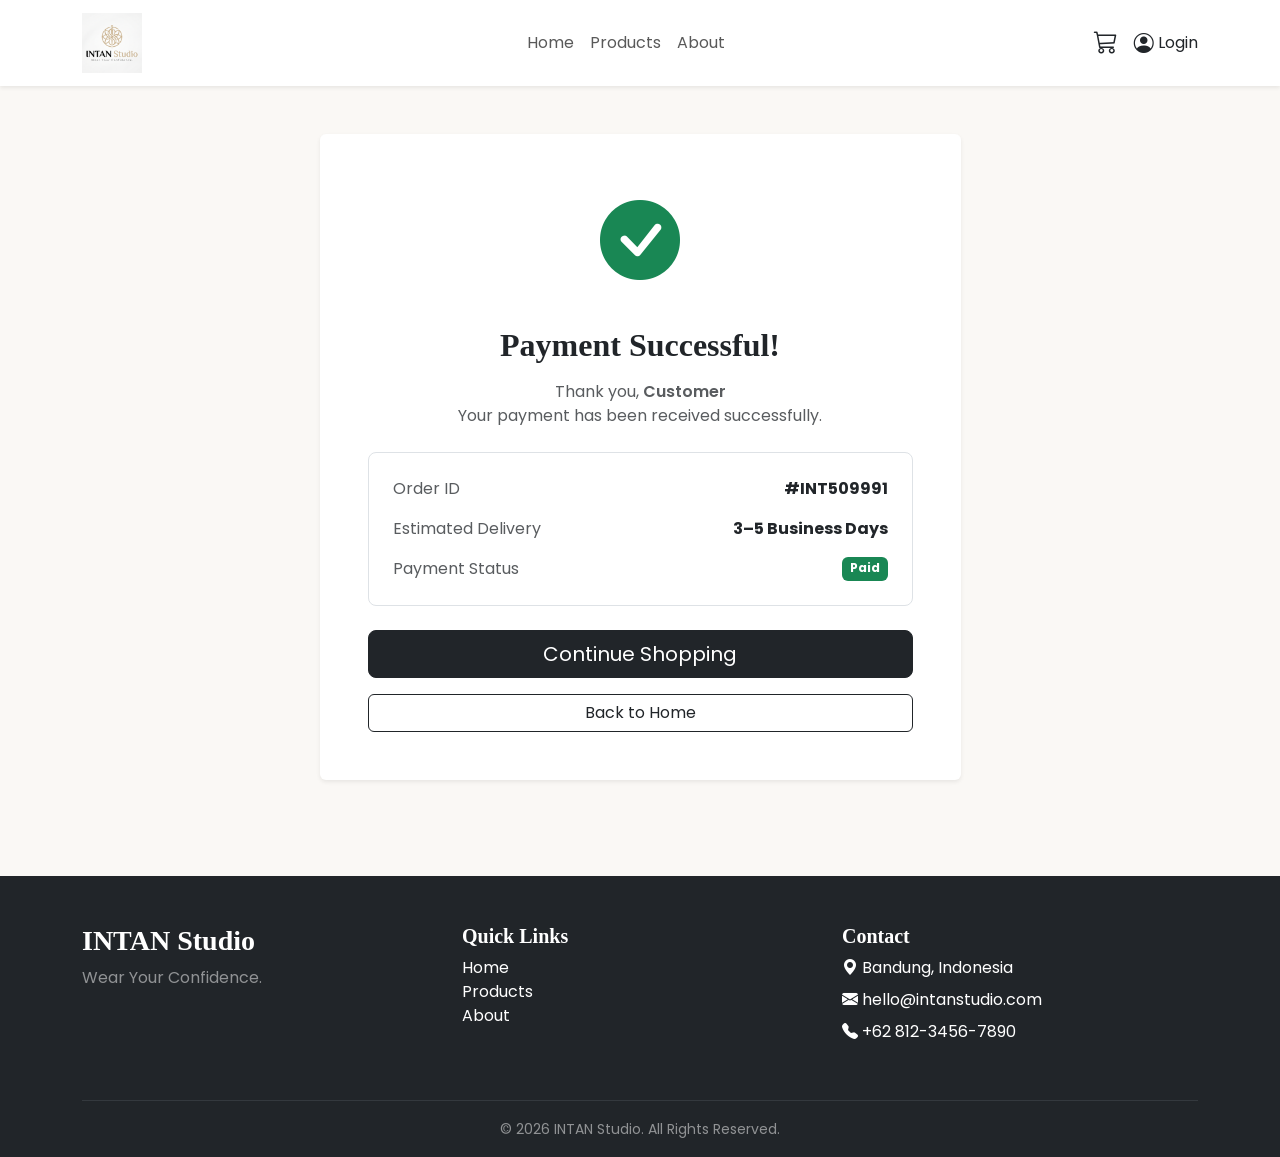
<file: payment-success.html>
<!DOCTYPE html>
<html lang="en">

<head>

    <meta charset="UTF-8">

    <meta
        name="viewport"
        content="width=device-width, initial-scale=1.0">

    <title>

        Payment Successful | INTAN Studio

    </title>

    <!-- Bootstrap -->

    <link
        href="https://cdn.jsdelivr.net/npm/bootstrap@5.3.7/dist/css/bootstrap.min.css"
        rel="stylesheet">

    <!-- Bootstrap Icons -->

    <link
        rel="stylesheet"
        href="https://cdn.jsdelivr.net/npm/bootstrap-icons@1.13.1/font/bootstrap-icons.min.css">

    <!-- Google Font -->

    <link
        href="https://fonts.googleapis.com/css2?family=Poppins:wght@300;400;500;600;700&display=swap"
        rel="stylesheet">

    <link
        rel="stylesheet"
        href="css/style.css">

</head>

<body>

<!-- ==========================
        NAVBAR
========================== -->

<nav class="navbar navbar-expand-lg bg-white shadow-sm sticky-top">

    <div class="container">

        <!-- Logo -->
        <a class="navbar-brand" href="index.html">

            <img
                src="assets/logo.png"
                alt="INTAN Studio"
                height="60">

        </a>

        <!-- Mobile Button -->
        <button
            class="navbar-toggler"
            type="button"
            data-bs-toggle="collapse"
            data-bs-target="#navbarMenu">

            <span class="navbar-toggler-icon"></span>

        </button>

        <!-- Navbar Menu -->
        <div
            class="collapse navbar-collapse"
            id="navbarMenu">

            <!-- Navigation -->
            <ul class="navbar-nav mx-auto">

                <li class="nav-item">
                    <a class="nav-link" href="index.html">
                        Home
                    </a>
                </li>

                <li class="nav-item">
                    <a class="nav-link" href="products.html">
                        Products
                    </a>
                </li>

                <li class="nav-item">
                    <a class="nav-link" href="about.html">
                        About
                    </a>
                </li>

            </ul>

            <!-- Right Menu -->
            <div class="d-flex align-items-center gap-3">

                <!-- Cart -->
                <a
                    href="cart.html"
                    class="text-dark position-relative text-decoration-none">

                    <i class="bi bi-cart3 fs-4"></i>

                    <span
                        id="cart-count"
                        class="position-absolute top-0 start-100 translate-middle badge rounded-pill bg-danger"
                        style="display:none; font-size:10px;">

                        0

                    </span>

                </a>

                <!-- Login -->
                <a
                    id="accountLink"
                    href="login.html"
                    class="text-dark text-decoration-none d-flex align-items-center gap-1">

                    <i class="bi bi-person-circle fs-5"></i>

                    <span id="accountText">
                        Login
                    </span>

                </a>

            </div>

        </div>

    </div>

</nav>

<!-- =========================
        SUCCESS
========================== -->

<section class="container py-5">

    <div class="row justify-content-center">

        <div class="col-lg-7">

            <div class="card shadow-sm border-0">

    <div class="card-body text-center p-5">

        <div class="mb-4">

            <i class="bi bi-check-circle-fill text-success"
                style="font-size: 80px;"></i>

        </div>

        <h2 class="fw-bold mb-3">

            Payment Successful!

        </h2>

        <p class="text-muted mb-4">

            Thank you,

            <span id="customer-name-success" class="fw-semibold">
                Customer
            </span>

            <br>

            Your payment has been received successfully.

        </p>

        <div class="border rounded-3 p-4 text-start mb-4">

            <div class="d-flex justify-content-between mb-3">

                <span class="text-muted">

                    Order ID

                </span>

                <strong id="order-id">

                    #INT2026001

                </strong>

            </div>

            <div class="d-flex justify-content-between mb-3">

                <span class="text-muted">

                    Estimated Delivery

                </span>

                <strong>

                    3–5 Business Days

                </strong>

            </div>

            <div class="d-flex justify-content-between">

                <span class="text-muted">

                    Payment Status

                </span>

                <span class="badge bg-success">

                    Paid

                </span>

            </div>

        </div>

        <div class="d-grid gap-3">

            <a href="products.html"
                class="btn btn-dark btn-lg">

                Continue Shopping

            </a>

            <a href="index.html"
                class="btn btn-outline-dark">

                Back to Home

            </a>

        </div>

    </div>

</div>

        </div>

    </div>

</section>

<!-- =========================
        FOOTER
========================== -->

<footer class="bg-dark text-white pt-5 pb-3 mt-5">

    <div class="container">

        <div class="row">

            <!-- Brand -->
            <div class="col-lg-4 mb-4">

                <h3 class="fw-bold">
                    INTAN Studio
                </h3>

                <p class="text-white-50">
                    Wear Your Confidence.
                </p>

            </div>

            <!-- Navigation -->
            <div class="col-lg-4 mb-4">

                <h5 class="fw-bold">
                    Quick Links
                </h5>

                <ul class="list-unstyled">

                    <li>
                        <a href="index.html" class="text-white text-decoration-none">
                            Home
                        </a>
                    </li>

                    <li>
                        <a href="products.html" class="text-white text-decoration-none">
                            Products
                        </a>
                    </li>

                    <li>
                        <a href="about.html" class="text-white text-decoration-none">
                            About
                        </a>
                    </li>

                </ul>

            </div>

            <!-- Contact -->
            <div class="col-lg-4 mb-4">

                <h5 class="fw-bold">
                    Contact
                </h5>

                <p class="mb-2">
                    <i class="bi bi-geo-alt-fill"></i>
                    Bandung, Indonesia
                </p>

                <p class="mb-2">
                    <i class="bi bi-envelope-fill"></i>
                    hello@intanstudio.com
                </p>

                <p>
                    <i class="bi bi-telephone-fill"></i>
                    +62 812-3456-7890
                </p>

            </div>

        </div>

        <hr class="border-secondary">

        <div class="text-center">

            <small class="text-white-50">

                © 2026 INTAN Studio. All Rights Reserved.

            </small>

        </div>

    </div>

</footer>

<!-- Bootstrap -->
<script src="https://cdn.jsdelivr.net/npm/bootstrap@5.3.7/dist/js/bootstrap.bundle.min.js"></script>

<script>

// ==============================
// CUSTOMER NAME
// ==============================

const customer = JSON.parse(localStorage.getItem("customer"));

if (customer) {

    document.getElementById("customer-name-success").textContent =
        customer.fullName;

}

// ==============================
// RANDOM ORDER ID
// ==============================

const randomOrder =
    "#INT" +
    Math.floor(100000 + Math.random() * 900000);

document.getElementById("order-id").textContent =
    randomOrder;

</script>
<script src="js/cart-badge.js"></script>
<script src="js/auth.js"></script>

</body>

</html>
</file>
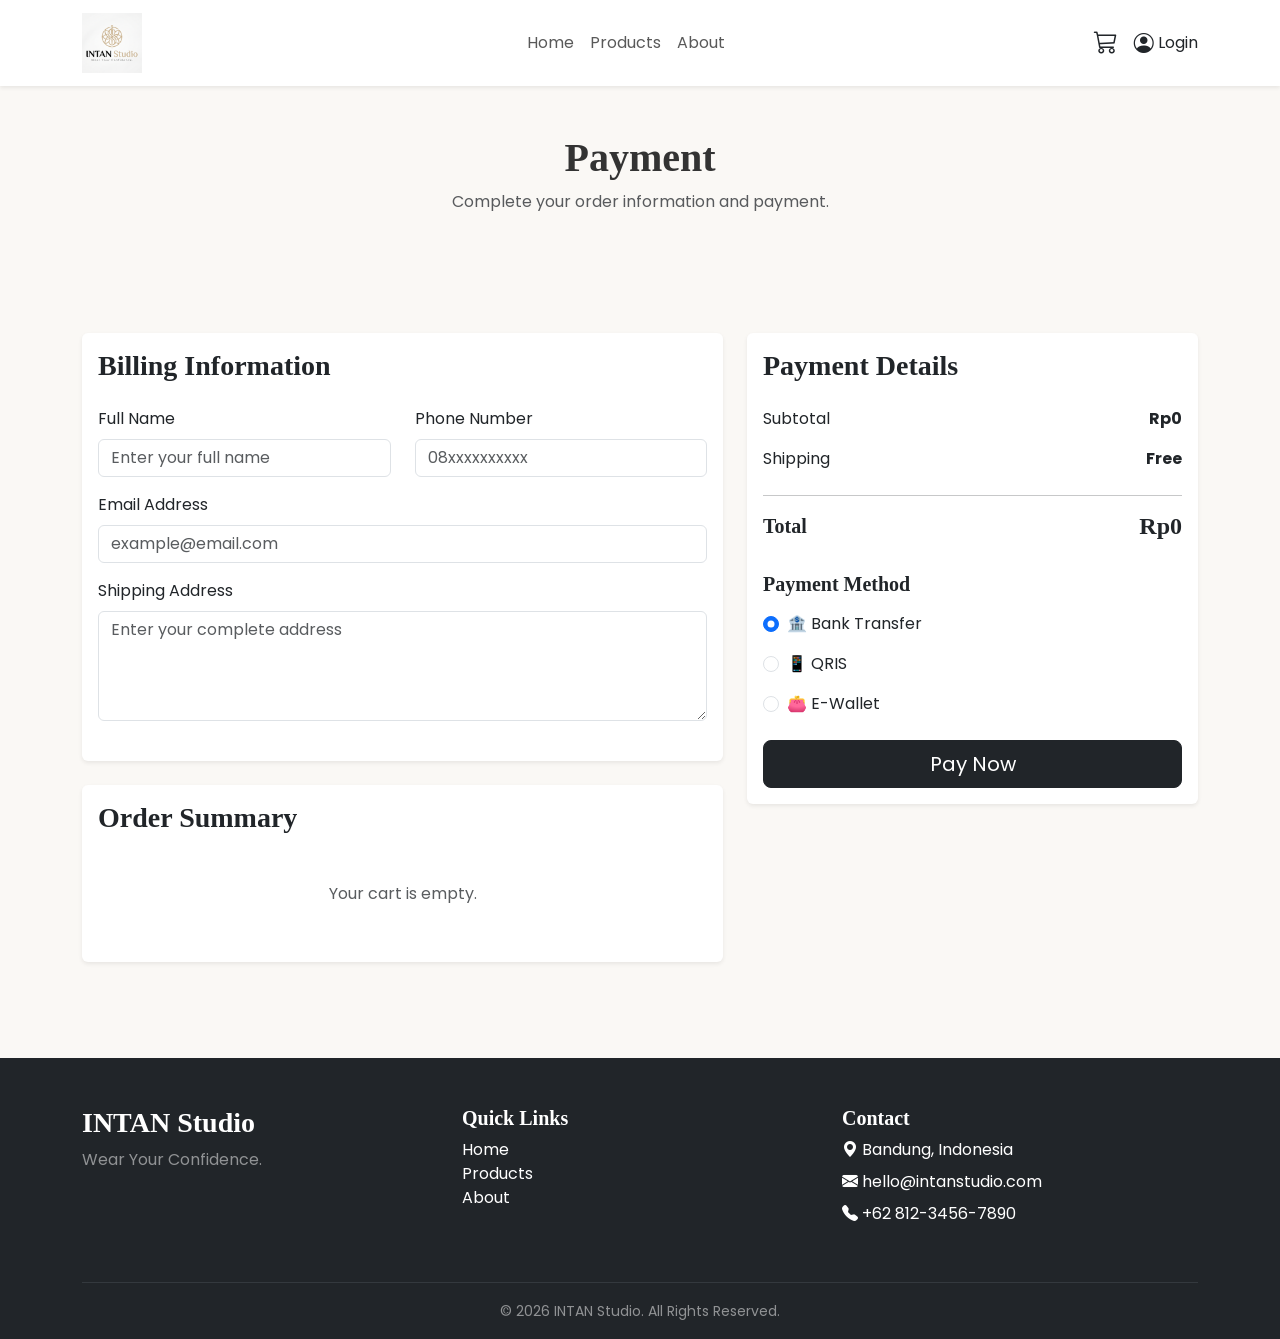
<file: payment.html>
<!DOCTYPE html>
<html lang="en">

<head>

    <meta charset="UTF-8">
    <meta name="viewport"
        content="width=device-width, initial-scale=1.0">

    <title>Payment | INTAN Studio</title>

    <!-- Bootstrap -->
    <link href="https://cdn.jsdelivr.net/npm/bootstrap@5.3.7/dist/css/bootstrap.min.css"
        rel="stylesheet">

    <!-- Bootstrap Icons -->
    <link rel="stylesheet"
        href="https://cdn.jsdelivr.net/npm/bootstrap-icons@1.13.1/font/bootstrap-icons.min.css">

    <!-- Google Fonts -->
    <link href="https://fonts.googleapis.com/css2?family=Poppins:wght@300;400;500;600;700&display=swap"
        rel="stylesheet">

    <!-- CSS -->
    <link rel="stylesheet" href="css/style.css">

</head>

<body>

<!-- ==========================
        NAVBAR
========================== -->

<nav class="navbar navbar-expand-lg bg-white shadow-sm sticky-top">

    <div class="container">

        <!-- Logo -->
        <a class="navbar-brand" href="index.html">

            <img
                src="assets/logo.png"
                alt="INTAN Studio"
                height="60">

        </a>

        <!-- Mobile Button -->
        <button
            class="navbar-toggler"
            type="button"
            data-bs-toggle="collapse"
            data-bs-target="#navbarMenu">

            <span class="navbar-toggler-icon"></span>

        </button>

        <!-- Navbar Menu -->
        <div
            class="collapse navbar-collapse"
            id="navbarMenu">

            <!-- Navigation -->
            <ul class="navbar-nav mx-auto">

                <li class="nav-item">

                    <a
                        class="nav-link"
                        href="index.html">

                        Home

                    </a>

                </li>

                <li class="nav-item">

                    <a
                        class="nav-link"
                        href="products.html">

                        Products

                    </a>

                </li>

                <li class="nav-item">

                    <a
                        class="nav-link"
                        href="about.html">

                        About

                    </a>

                </li>

            </ul>

            <!-- Right Menu -->
            <div class="d-flex align-items-center gap-3">

                <!-- Cart -->
                <a
                    href="cart.html"
                    class="text-dark position-relative text-decoration-none">

                    <i class="bi bi-cart3 fs-4"></i>

                    <span
                        id="cart-count"
                        class="position-absolute top-0 start-100 translate-middle badge rounded-pill bg-danger"
                        style="display:none; font-size:10px;">

                        0

                    </span>

                </a>

                <!-- Login -->
                <a
                    id="accountLink"
                    href="login.html"
                    class="text-dark text-decoration-none d-flex align-items-center gap-1">

                    <i class="bi bi-person-circle fs-5"></i>

                    <span id="accountText">
                        Login
                    </span>

                </a>

            </div>

        </div>

    </div>

</nav>

<!-- =========================
        PAGE TITLE
========================== -->

<section class="py-5">

    <div class="container text-center">

        <h1 class="fw-bold">

            Payment

        </h1>

        <p class="text-muted">

            Complete your order information and payment.

        </p>

    </div>

</section>

<!-- =========================
        PAYMENT CONTENT
========================== -->

<section class="container pb-5">

    <div class="row g-4">

                <!-- LEFT SIDE -->
        <div class="col-lg-7">

            <!-- Billing Information -->
            <div class="card shadow-sm border-0 mb-4">

                <div class="card-body">

                    <h3 class="fw-bold mb-4">
                        Billing Information
                    </h3>

                    <div class="row">

                        <div class="col-md-6 mb-3">

                            <label class="form-label">
                                Full Name
                            </label>

                            <input
                                type="text"
                                id="customer-name"
                                class="form-control"
                                placeholder="Enter your full name">

                        </div>

                        <div class="col-md-6 mb-3">

                            <label class="form-label">
                                Phone Number
                            </label>

                            <input
                                type="tel"
                                id="customer-phone"
                                class="form-control"
                                placeholder="08xxxxxxxxxx">

                        </div>

                    </div>

                    <div class="mb-3">

                        <label class="form-label">
                            Email Address
                        </label>

                        <input
                            type="email"
                            id="customer-email"
                            class="form-control"
                            placeholder="example@email.com">

                    </div>

                    <div class="mb-4">

                        <label class="form-label">
                            Shipping Address
                        </label>

                        <textarea
                            id="customer-address"
                            class="form-control"
                            rows="4"
                            placeholder="Enter your complete address"></textarea>

                    </div>

                </div>

            </div>

            <!-- Order Summary -->
            <div class="card shadow-sm border-0">

                <div class="card-body">

                    <h3 class="fw-bold mb-4">
                        Order Summary
                    </h3>

                    <div id="payment-items">

                        <!-- Product list from JavaScript -->

                    </div>

                </div>

            </div>

        </div>

        <!-- RIGHT SIDE -->
        <div class="col-lg-5">

            <div class="card shadow-sm border-0">

                <div class="card-body">

                    <h3 class="fw-bold mb-4">
                        Payment Details
                    </h3>

                    <div class="d-flex justify-content-between align-items-center mb-3">

                        <span>Subtotal</span>

                        <strong id="payment-subtotal">

                            Rp0

                        </strong>

                    </div>

                    <div class="d-flex justify-content-between align-items-center mb-4">

                        <span>Shipping</span>

                        <strong>

                            Free

                        </strong>

                    </div>

                    <hr>

                    <div class="d-flex justify-content-between align-items-center mb-4">

                        <h5 class="fw-bold">

                            Total

                        </h5>

                        <h4
                            id="payment-total"
                            class="fw-bold">

                            Rp0

                        </h4>

                    </div>

                    <h5 class="fw-bold mb-3">

                        Payment Method

                    </h5>

                    <div class="form-check mb-3">

                        <input
                            class="form-check-input"
                            type="radio"
                            name="payment"
                            id="bank"
                            checked>

                        <label
                            class="form-check-label"
                            for="bank">

                            🏦 Bank Transfer

                        </label>

                    </div>

                    <div class="form-check mb-3">

                        <input
                            class="form-check-input"
                            type="radio"
                            name="payment"
                            id="qris">

                        <label
                            class="form-check-label"
                            for="qris">

                            📱 QRIS

                        </label>

                    </div>

                    <div class="form-check mb-4">

                        <input
                            class="form-check-input"
                            type="radio"
                            name="payment"
                            id="ewallet">

                        <label
                            class="form-check-label"
                            for="ewallet">

                            👛 E-Wallet

                        </label>

                    </div>

                    <button
                        id="pay-now"
                        class="btn btn-dark w-100 btn-lg">

                        Pay Now

                    </button>

                </div>

            </div>

        </div>

            </div>

</section>

<!-- =========================
        FOOTER
========================== -->

<footer class="bg-dark text-white pt-5 pb-3 mt-5">

    <div class="container">

        <div class="row">

            <!-- Brand -->
            <div class="col-lg-4 mb-4">

                <h3 class="fw-bold">
                    INTAN Studio
                </h3>

                <p class="text-white-50">
                    Wear Your Confidence.
                </p>

            </div>

            <!-- Navigation -->
            <div class="col-lg-4 mb-4">

                <h5 class="fw-bold">
                    Quick Links
                </h5>

                <ul class="list-unstyled">

                    <li>
                        <a href="index.html" class="text-white text-decoration-none">
                            Home
                        </a>
                    </li>

                    <li>
                        <a href="products.html" class="text-white text-decoration-none">
                            Products
                        </a>
                    </li>

                    <li>
                        <a href="about.html" class="text-white text-decoration-none">
                            About
                        </a>
                    </li>

                </ul>

            </div>

            <!-- Contact -->
            <div class="col-lg-4 mb-4">

                <h5 class="fw-bold">
                    Contact
                </h5>

                <p class="mb-2">
                    <i class="bi bi-geo-alt-fill"></i>
                    Bandung, Indonesia
                </p>

                <p class="mb-2">
                    <i class="bi bi-envelope-fill"></i>
                    hello@intanstudio.com
                </p>

                <p>
                    <i class="bi bi-telephone-fill"></i>
                    +62 812-3456-7890
                </p>

            </div>

        </div>

        <hr class="border-secondary">

        <div class="text-center">

            <small class="text-white-50">

                © 2026 INTAN Studio. All Rights Reserved.

            </small>

        </div>

    </div>

</footer>

<!-- Bootstrap -->
<script src="https://cdn.jsdelivr.net/npm/bootstrap@5.3.7/dist/js/bootstrap.bundle.min.js"></script>

<!-- Payment JS -->
<script src="js/payment.js"></script>
<script src="js/cart-badge.js"></script>
<script src="js/auth.js"></script>

</body>

</html>
</file>
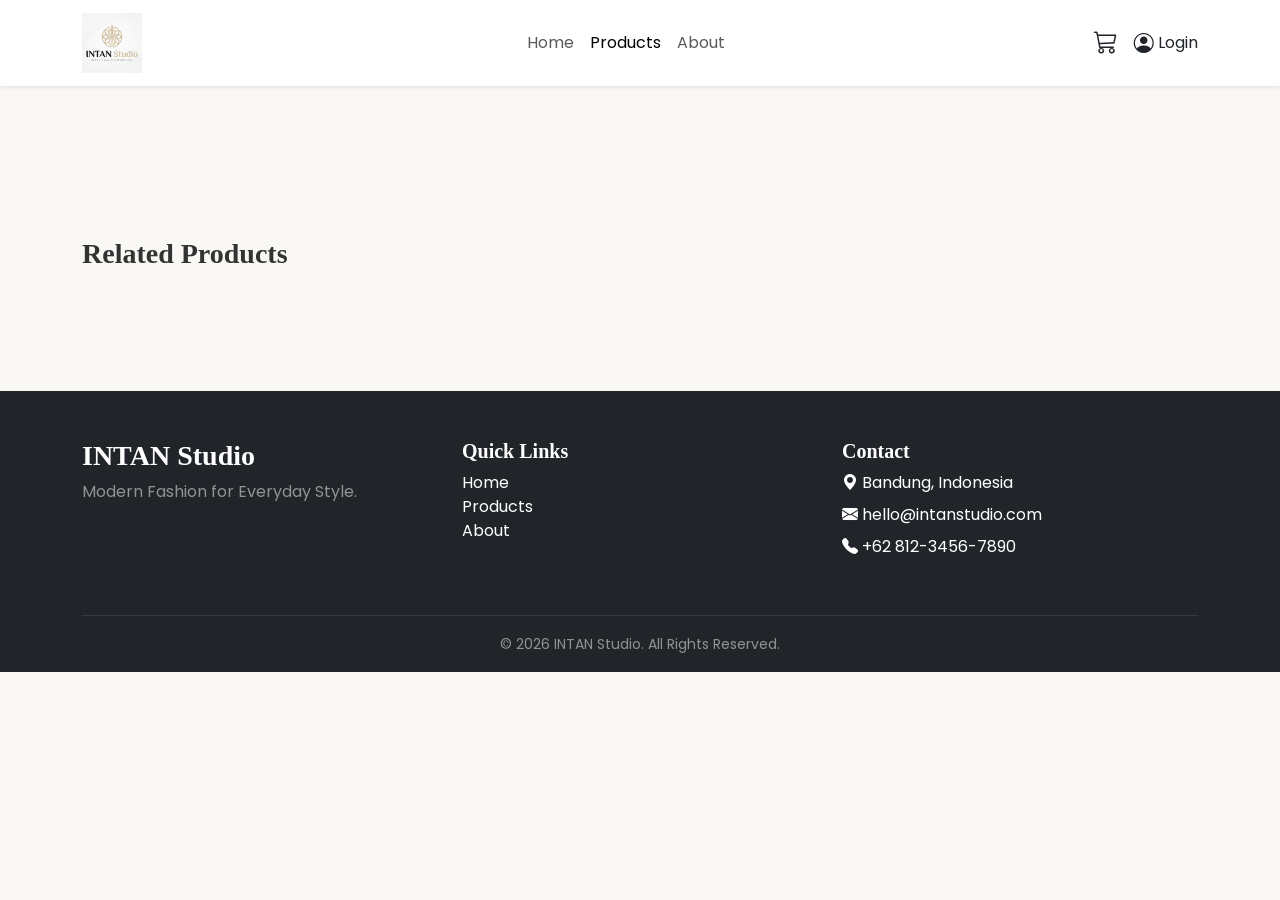
<file: product-detail.html>
<!DOCTYPE html>
<html lang="en">

<head>

    <meta charset="UTF-8">

    <meta name="viewport"
          content="width=device-width, initial-scale=1.0">

    <title>Product Detail | INTAN Studio</title>

    <!-- Bootstrap -->

    <link href="https://cdn.jsdelivr.net/npm/bootstrap@5.3.7/dist/css/bootstrap.min.css"
          rel="stylesheet">

    <!-- Bootstrap Icons -->

    <link rel="stylesheet"
          href="https://cdn.jsdelivr.net/npm/bootstrap-icons@1.13.1/font/bootstrap-icons.min.css">

    <!-- Google Font -->

    <link href="https://fonts.googleapis.com/css2?family=Poppins:wght@300;400;500;600;700&display=swap"
          rel="stylesheet">

    <!-- CSS -->

    <link rel="stylesheet"
          href="css/style.css">

</head>

<body>

<!-- ==========================
        NAVBAR
========================== -->

<nav class="navbar navbar-expand-lg bg-white shadow-sm sticky-top">

    <div class="container">

        <!-- Logo -->
        <a class="navbar-brand" href="index.html">

            <img
                src="assets/logo.png"
                alt="INTAN Studio"
                height="60">

        </a>

        <!-- Mobile Button -->
        <button
            class="navbar-toggler"
            type="button"
            data-bs-toggle="collapse"
            data-bs-target="#navbarMenu">

            <span class="navbar-toggler-icon"></span>

        </button>

        <!-- Navbar Menu -->
        <div
            class="collapse navbar-collapse"
            id="navbarMenu">

            <!-- Navigation -->
            <ul class="navbar-nav mx-auto">

                <li class="nav-item">

                    <a
                        class="nav-link"
                        href="index.html">

                        Home

                    </a>

                </li>

                <li class="nav-item">

                    <a
                        class="nav-link active"
                        href="products.html">

                        Products

                    </a>

                </li>

                <li class="nav-item">

                    <a
                        class="nav-link"
                        href="about.html">

                        About

                    </a>

                </li>

            </ul>

            <!-- Right Menu -->
            <div class="d-flex align-items-center gap-3">

                <!-- Cart -->
                <a
                    href="cart.html"
                    class="text-dark position-relative text-decoration-none">

                    <i class="bi bi-cart3 fs-4"></i>

                    <span
                        id="cart-count"
                        class="position-absolute top-0 start-100 translate-middle badge rounded-pill bg-danger"
                        style="display:none; font-size:10px;">

                        0

                    </span>

                </a>

                <!-- Login -->
                <a
                    id="accountLink"
                    href="login.html"
                    class="text-dark text-decoration-none d-flex align-items-center gap-1">

                    <i class="bi bi-person-circle fs-5"></i>

                    <span id="accountText">
                        Login
                    </span>

                </a>

            </div>

        </div>

    </div>

</nav>

<!-- ==========================
      PRODUCT DETAIL
========================== -->

<section class="container py-5">

<div id="product-detail">

</div>

</section>

<!-- ==========================
      RELATED PRODUCT
========================== -->

<section class="container pb-5">

<h3 class="fw-bold mb-4">

Related Products

</h3>

<div class="row"
id="related-products">

</div>

</section>

<!-- =========================
        FOOTER
========================== -->

<footer class="bg-dark text-white pt-5 pb-3 mt-5">

    <div class="container">

        <div class="row">

            <!-- Brand -->
            <div class="col-lg-4 mb-4">

                <h3 class="fw-bold">
                    INTAN Studio
                </h3>

                <p class="text-white-50">
                    Modern Fashion for Everyday Style.
                </p>

            </div>

            <!-- Navigation -->
            <div class="col-lg-4 mb-4">

                <h5 class="fw-bold">
                    Quick Links
                </h5>

                <ul class="list-unstyled">

                    <li>
                        <a href="index.html" class="text-white text-decoration-none">
                            Home
                        </a>
                    </li>

                    <li>
                        <a href="products.html" class="text-white text-decoration-none">
                            Products
                        </a>
                    </li>

                    <li>
                        <a href="about.html" class="text-white text-decoration-none">
                            About
                        </a>
                    </li>

                </ul>

            </div>

            <!-- Contact -->
            <div class="col-lg-4 mb-4">

                <h5 class="fw-bold">
                    Contact
                </h5>

                <p class="mb-2">
                    <i class="bi bi-geo-alt-fill"></i>
                    Bandung, Indonesia
                </p>

                <p class="mb-2">
                    <i class="bi bi-envelope-fill"></i>
                    hello@intanstudio.com
                </p>

                <p>
                    <i class="bi bi-telephone-fill"></i>
                    +62 812-3456-7890
                </p>

            </div>

        </div>

        <hr class="border-secondary">

        <div class="text-center">

            <small class="text-white-50">

                © 2026 INTAN Studio. All Rights Reserved.

            </small>

        </div>

    </div>

</footer>

<!-- Toast Notification -->
<div class="toast-container position-fixed top-0 end-0 p-3">

    <div id="cartToast"
         class="toast align-items-center text-bg-success border-0"
         role="alert">

        <div class="d-flex">

            <div class="toast-body">

                ✅ Product added to cart!

            </div>

            <button
                type="button"
                class="btn-close btn-close-white me-2 m-auto"
                data-bs-dismiss="toast">
            </button>

        </div>

    </div>

</div>

<!-- Bootstrap -->

<script src="https://cdn.jsdelivr.net/npm/bootstrap@5.3.7/dist/js/bootstrap.bundle.min.js"></script>

<!-- Product Data -->

<script src="js/products.js"></script>

<!-- Detail JS -->

<script src="js/product-detail.js"></script>
<script src="js/cart-badge.js"></script>
<script src="js/auth.js"></script>

</body>

</html>
</file>
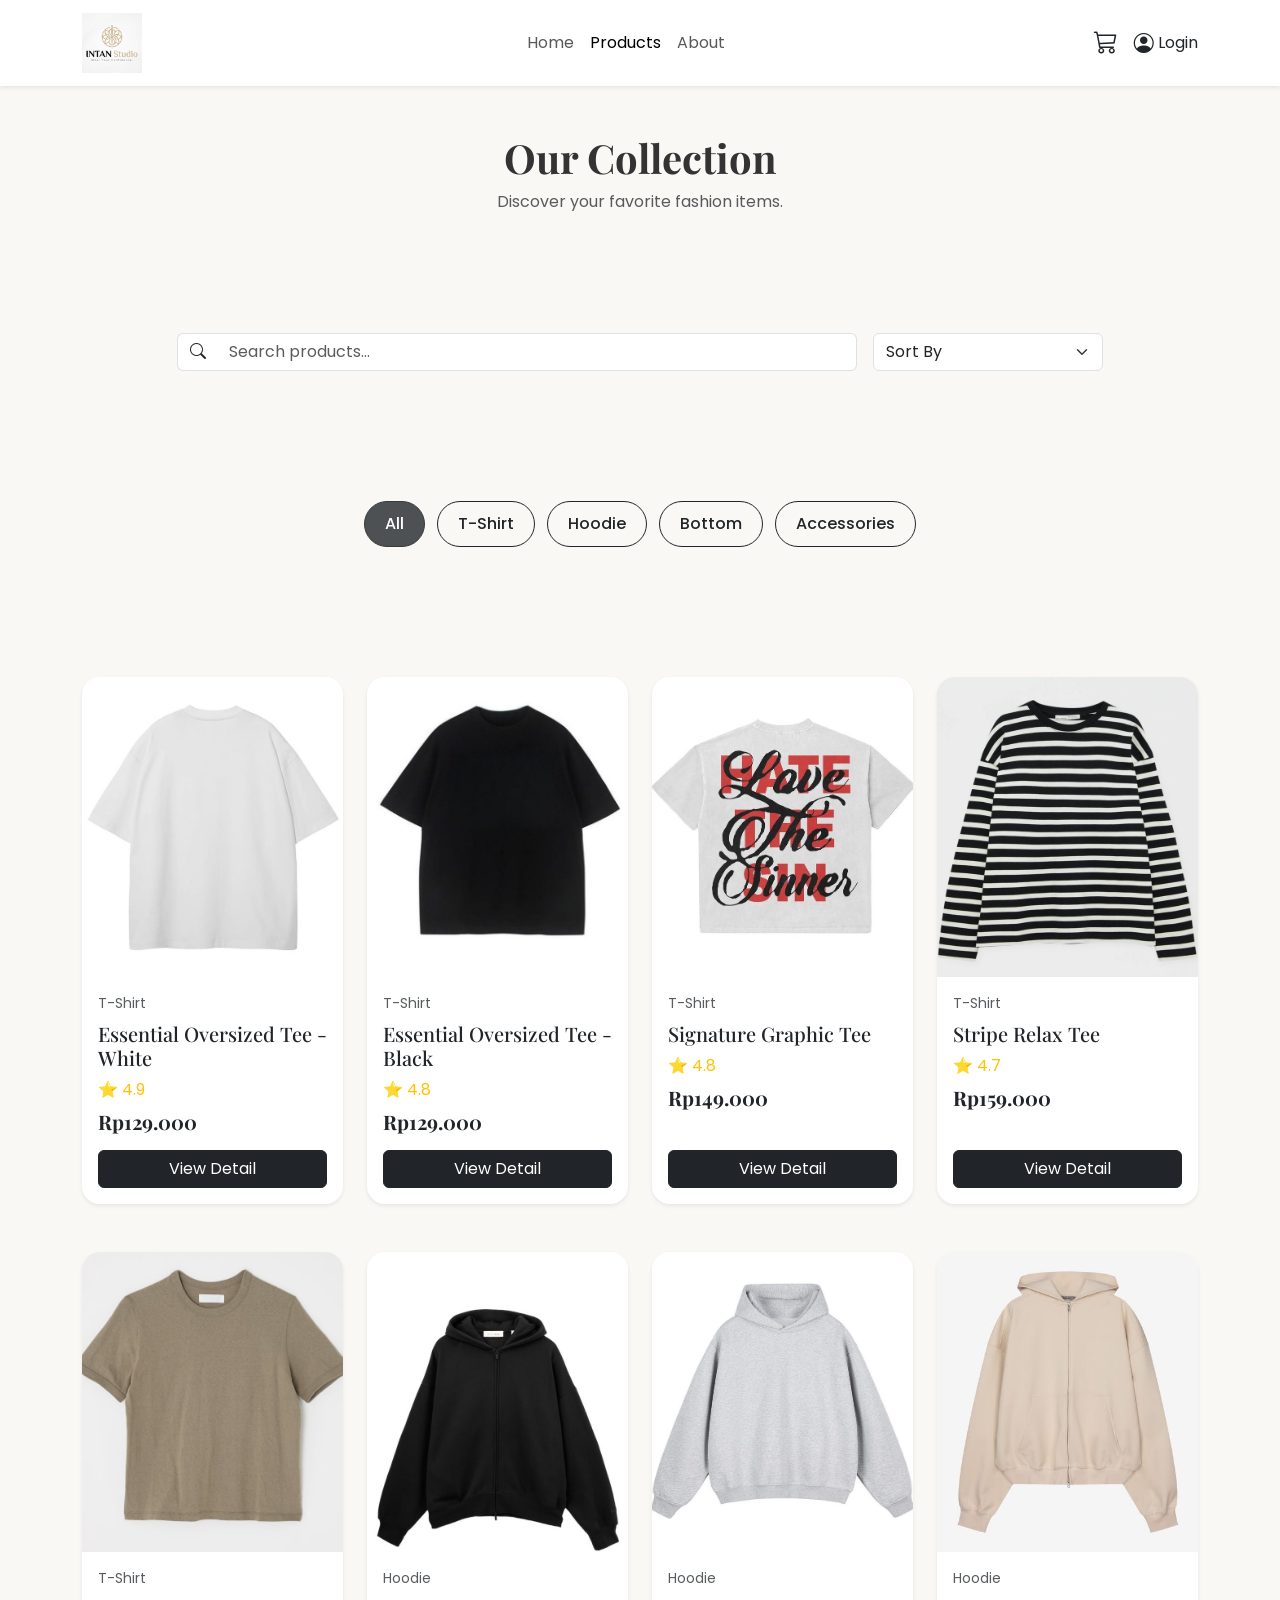
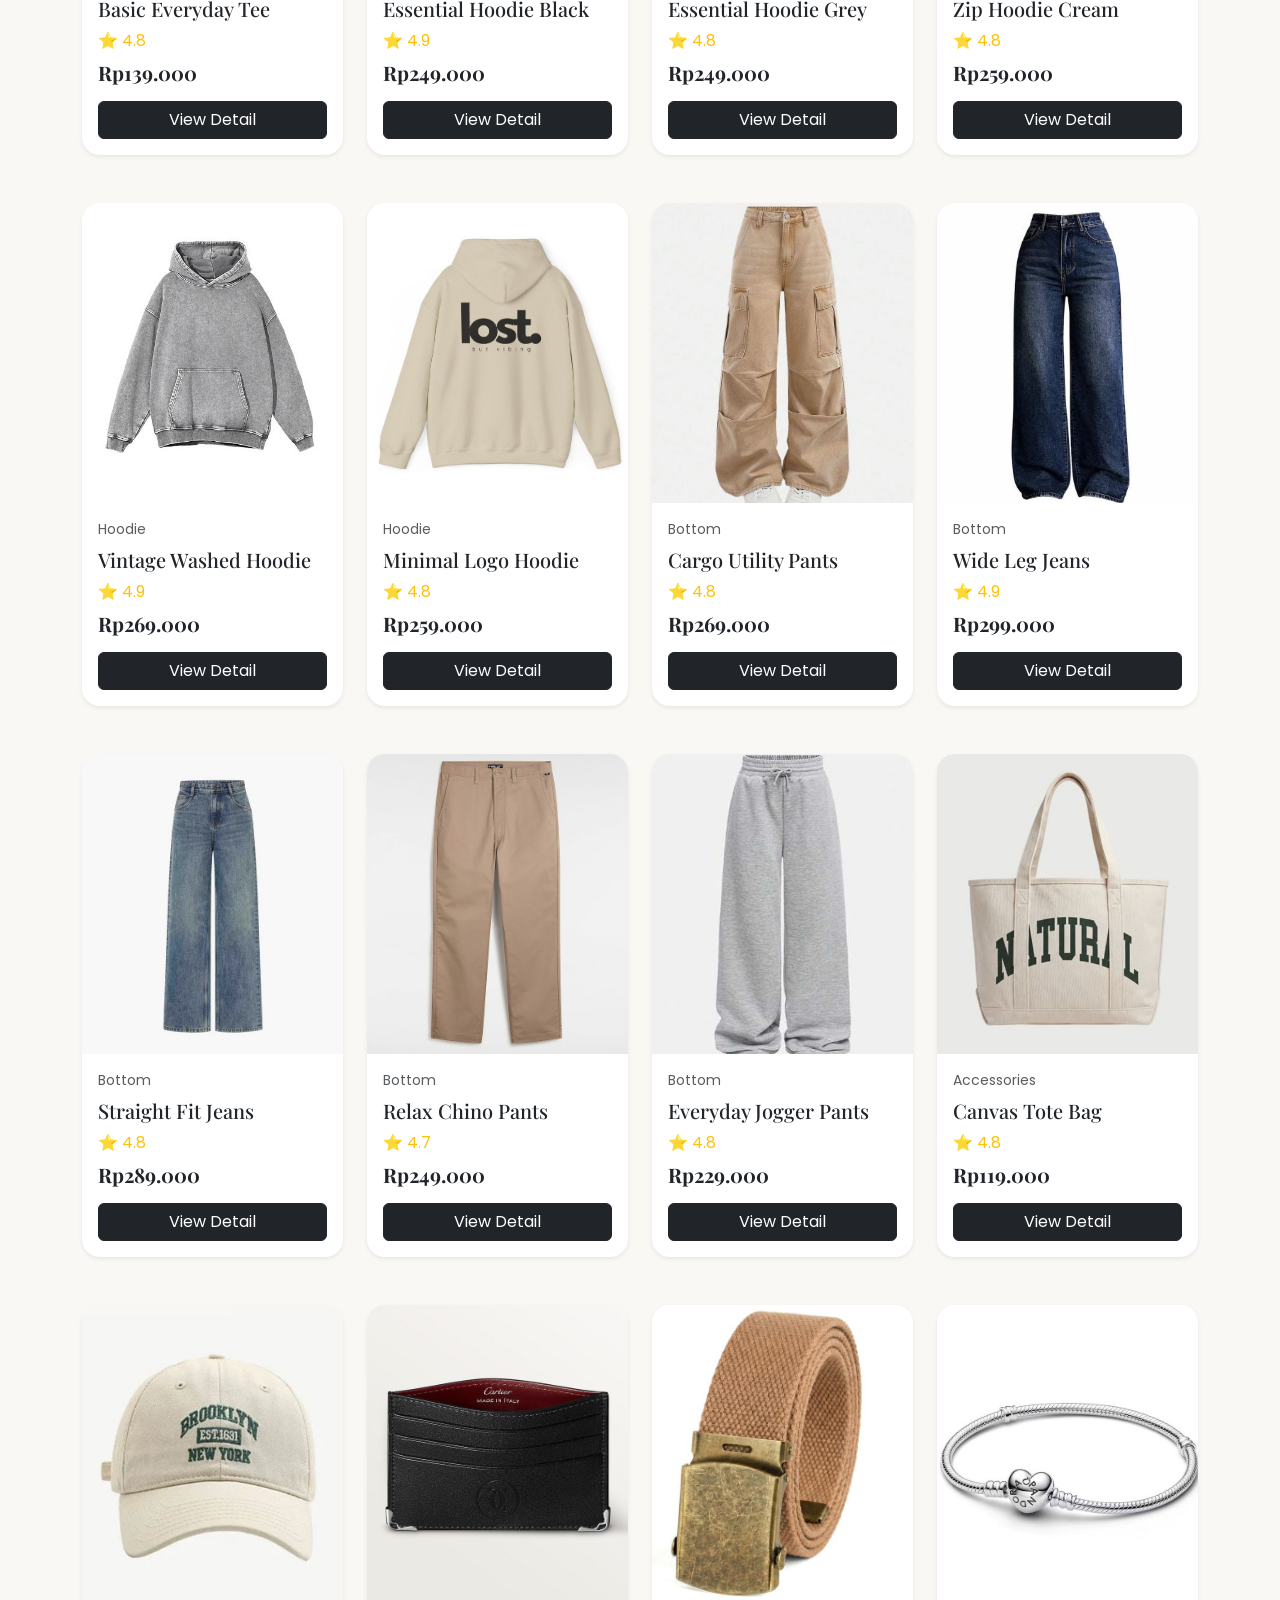
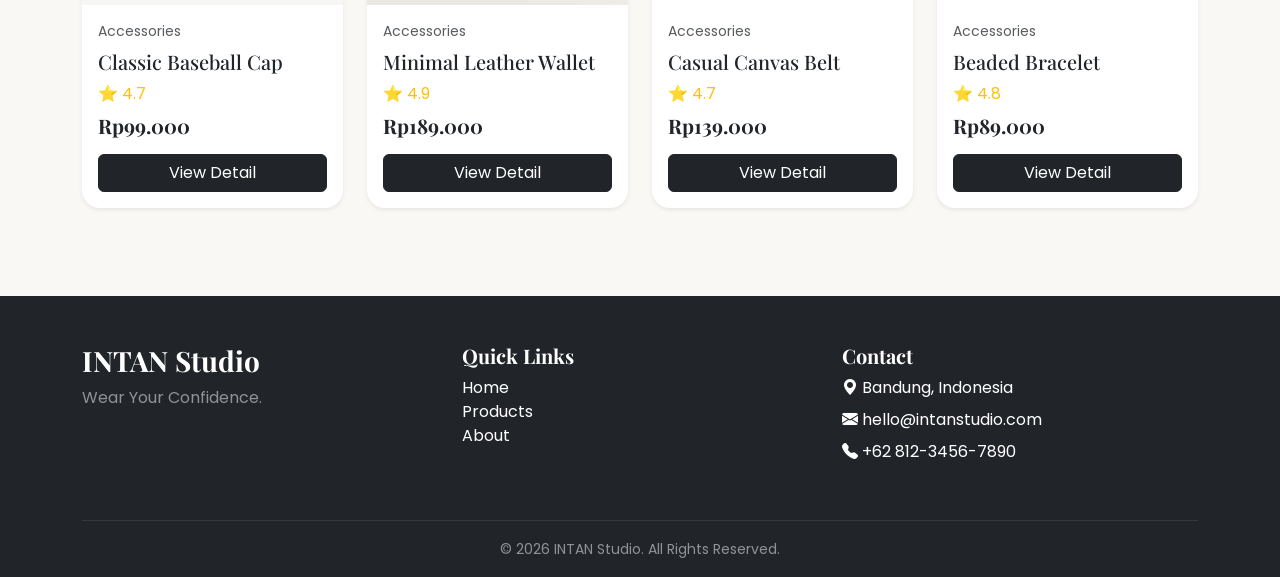
<file: products.html>
<!DOCTYPE html>
<html lang="en">

<head>
    <!-- Pengaturan Dasar -->
    <meta charset="UTF-8">
    <meta name="viewport" content="width=device-width, initial-scale=1.0">

    <!-- Judul -->
    <title>Products | INTAN Studio</title>

    <!-- Bootstrap -->
    <link href="https://cdn.jsdelivr.net/npm/bootstrap@5.3.7/dist/css/bootstrap.min.css" rel="stylesheet">

    <!-- Bootstrap Icons -->
    <link rel="stylesheet"
        href="https://cdn.jsdelivr.net/npm/bootstrap-icons@1.13.1/font/bootstrap-icons.min.css">

    <!-- Google Fonts -->
    <link
        href="https://fonts.googleapis.com/css2?family=Poppins:wght@300;400;500;600;700&family=Playfair+Display:wght@600;700&display=swap"
        rel="stylesheet">

    <!-- CSS -->
    <link rel="stylesheet" href="css/style.css">
</head>

<body>

<!-- ==========================
        NAVBAR
========================== -->

<nav class="navbar navbar-expand-lg bg-white shadow-sm sticky-top">

    <div class="container">

        <!-- Logo -->
        <a class="navbar-brand" href="index.html">

            <img
                src="assets/logo.png"
                alt="INTAN Studio"
                height="60">

        </a>

        <!-- Mobile Button -->
        <button
            class="navbar-toggler"
            type="button"
            data-bs-toggle="collapse"
            data-bs-target="#navbarMenu">

            <span class="navbar-toggler-icon"></span>

        </button>

        <!-- Navbar Menu -->
        <div
            class="collapse navbar-collapse"
            id="navbarMenu">

            <!-- Navigation -->
            <ul class="navbar-nav mx-auto">

                <li class="nav-item">

                    <a
                        class="nav-link"
                        href="index.html">

                        Home

                    </a>

                </li>

                <li class="nav-item">

                    <a
                        class="nav-link active"
                        href="products.html">

                        Products

                    </a>

                </li>

                <li class="nav-item">

                    <a
                        class="nav-link"
                        href="about.html">

                        About

                    </a>

                </li>

            </ul>

            <!-- Right Menu -->
            <div class="d-flex align-items-center gap-3">

                <!-- Cart -->
                <a
                    href="cart.html"
                    class="text-dark position-relative text-decoration-none">

                    <i class="bi bi-cart3 fs-4"></i>

                    <span
                        id="cart-count"
                        class="position-absolute top-0 start-100 translate-middle badge rounded-pill bg-danger"
                        style="display:none; font-size:10px;">

                        0

                    </span>

                </a>

                <!-- Login -->
                <a
                    id="accountLink"
                    href="login.html"
                    class="text-dark text-decoration-none d-flex align-items-center gap-1">

                    <i class="bi bi-person-circle fs-5"></i>

                    <span id="accountText">
                        Login
                    </span>

                </a>

            </div>

        </div>

    </div>

</nav>

    <!-- =========================
            PAGE TITLE
    ========================== -->

    <section class="py-5">

        <div class="container text-center">

            <h1 class="fw-bold">
                Our Collection
            </h1>

            <p class="text-muted">
                Discover your favorite fashion items.
            </p>

        </div>

    </section>

    <!-- =========================
            SEARCH
    ========================== -->

    <section class="container mb-3">

    <div class="row justify-content-center">

        <div class="col-lg-10">

            <div class="d-flex gap-3">

                <!-- Search -->

                <div class="input-group">

                    <span class="input-group-text bg-white border-end-0">

                        <i class="bi bi-search"></i>

                    </span>

                    <input
                        type="text"
                        class="form-control border-start-0"
                        id="searchInput"
                        placeholder="Search products...">

                </div>

                <!-- Sort -->

                <select
                    class="form-select"
                    id="sortSelect"
                    style="max-width:230px;">

                    <option value="default">
                        Sort By
                    </option>

                    <option value="az">
                        A - Z
                    </option>

                    <option value="za">
                        Z - A
                    </option>

                    <option value="low">
                        Lowest Price
                    </option>

                    <option value="high">
                        Highest Price
                    </option>

                </select>

            </div>

        </div>

    </div>

    </section>

    <!-- =========================
            CATEGORY
    ========================== -->

    <section class="container mb-3 text-center">

        <button class="btn btn-dark m-1 category-btn active" data-category="All">
            All
        </button>

        <button class="btn btn-outline-dark m-1 category-btn" data-category="T-Shirt">
            T-Shirt
        </button>

        <button class="btn btn-outline-dark m-1 category-btn" data-category="Hoodie">
            Hoodie
        </button>

        <button class="btn btn-outline-dark m-1 category-btn" data-category="Bottom">
            Bottom
        </button>

        <button class="btn btn-outline-dark m-1 category-btn" data-category="Accessories">
            Accessories
        </button>

    </section>

    <!-- =========================
            PRODUCT LIST
    ========================== -->

    <section class="container pb-3">

        <div class="row g-4" id="product-list">

            <!--
                NANTI
                20 PRODUK
                MUNCUL DI SINI
                DENGAN JAVASCRIPT
            -->

        </div>

    </section>

<!-- =========================
        FOOTER
========================== -->

<footer class="bg-dark text-white pt-5 pb-3 mt-5">

    <div class="container">

        <div class="row">

            <!-- Brand -->
            <div class="col-lg-4 mb-4">

                <h3 class="fw-bold">
                    INTAN Studio
                </h3>

                <p class="text-white-50">
                    Wear Your Confidence.
                </p>

            </div>

            <!-- Navigation -->
            <div class="col-lg-4 mb-4">

                <h5 class="fw-bold">
                    Quick Links
                </h5>

                <ul class="list-unstyled">

                    <li>
                        <a href="index.html" class="text-white text-decoration-none">
                            Home
                        </a>
                    </li>

                    <li>
                        <a href="products.html" class="text-white text-decoration-none">
                            Products
                        </a>
                    </li>

                    <li>
                        <a href="about.html" class="text-white text-decoration-none">
                            About
                        </a>
                    </li>

                </ul>

            </div>

            <!-- Contact -->
            <div class="col-lg-4 mb-4">

                <h5 class="fw-bold">
                    Contact
                </h5>

                <p class="mb-2">
                    <i class="bi bi-geo-alt-fill"></i>
                    Bandung, Indonesia
                </p>

                <p class="mb-2">
                    <i class="bi bi-envelope-fill"></i>
                    hello@intanstudio.com
                </p>

                <p>
                    <i class="bi bi-telephone-fill"></i>
                    +62 812-3456-7890
                </p>

            </div>

        </div>

        <hr class="border-secondary">

        <div class="text-center">

            <small class="text-white-50">

                © 2026 INTAN Studio. All Rights Reserved.

            </small>

        </div>

    </div>

</footer>

    <!-- Bootstrap JS -->
    <script src="https://cdn.jsdelivr.net/npm/bootstrap@5.3.7/dist/js/bootstrap.bundle.min.js"></script>

    <!-- Products JS -->
    <script src="js/products.js"></script>
    <script src="js/cart-badge.js"></script>
    <script src="js/auth.js"></script>

</body>

</html>
</file>
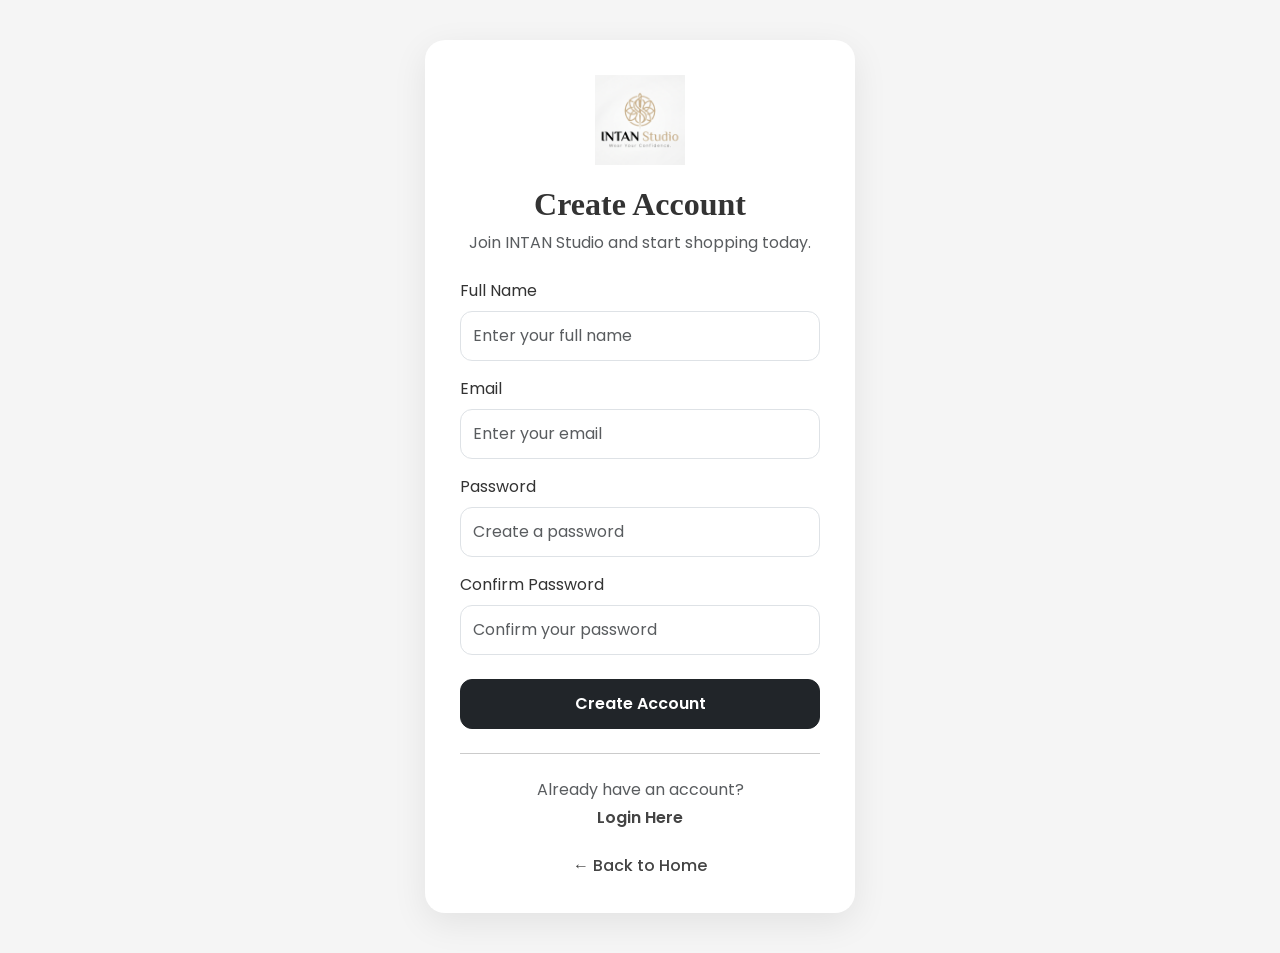
<file: register.html>
<!DOCTYPE html>
<html lang="en">

<head>

    <!-- Basic -->
    <meta charset="UTF-8">
    <meta name="viewport" content="width=device-width, initial-scale=1.0">

    <title>Register | INTAN Studio</title>

    <!-- Bootstrap -->
    <link href="https://cdn.jsdelivr.net/npm/bootstrap@5.3.7/dist/css/bootstrap.min.css" rel="stylesheet">

    <!-- Bootstrap Icons -->
    <link rel="stylesheet"
        href="https://cdn.jsdelivr.net/npm/bootstrap-icons@1.13.1/font/bootstrap-icons.min.css">

    <!-- Google Font -->
    <link rel="preconnect" href="https://fonts.googleapis.com">

    <link rel="preconnect"
        href="https://fonts.gstatic.com"
        crossorigin>

    <link href="https://fonts.googleapis.com/css2?family=Poppins:wght@300;400;500;600;700&display=swap"
        rel="stylesheet">

    <!-- Main CSS -->
    <link rel="stylesheet" href="css/style.css">

</head>

<body class="login-page">

    <section class="login-section">

        <div class="login-card">

            <!-- Logo -->
            <img
                src="assets/logo.png"
                alt="INTAN Studio"
                class="login-logo">

            <!-- Heading -->
            <h2 class="fw-bold mb-2">

                Create Account

            </h2>

            <p class="text-muted mb-4">

                Join INTAN Studio and start shopping today.

            </p>

            <!-- Register Form -->
            <form id="registerForm">

                <div class="mb-3">

                    <label class="form-label">

                        Full Name

                    </label>

                    <input
                        type="text"
                        id="fullname"
                        class="form-control"
                        placeholder="Enter your full name"
                        required>

                </div>

                <div class="mb-3">

                    <label class="form-label">

                        Email

                    </label>

                    <input
                        type="email"
                        id="email"
                        class="form-control"
                        placeholder="Enter your email"
                        required>

                </div>

                <div class="mb-3">

                    <label class="form-label">

                        Password

                    </label>

                    <input
                        type="password"
                        id="password"
                        class="form-control"
                        placeholder="Create a password"
                        required>

                </div>

                <div class="mb-4">

                    <label class="form-label">

                        Confirm Password

                    </label>

                    <input
                        type="password"
                        id="confirmPassword"
                        class="form-control"
                        placeholder="Confirm your password"
                        required>

                </div>

                <button
                    type="submit"
                    class="btn btn-dark w-100">

                    Create Account

                </button>

            </form>

            <hr class="my-4">

            <!-- Login Link -->
            <div class="text-center">

                <p class="mb-1 text-muted">

                    Already have an account?

                </p>

                <a
                    href="login.html"
                    class="fw-semibold text-decoration-none">

                    Login Here

                </a>

            </div>

            <!-- Back Home -->
            <div class="text-center mt-4">

                <a
                    href="index.html"
                    class="text-decoration-none">

                    ← Back to Home

                </a>

            </div>

        </div>

    </section>

    <script src="js/register.js"></script>

</body>

</html>
</file>
<file: css/style.css>
/* ==========================
   RESET
========================== */

*{
    margin:0;
    padding:0;
    box-sizing:border-box;
}

/* ==========================
   BODY
========================== */

body{
    font-family:'Poppins',sans-serif;
    background:#FAF8F5;
    color:#333;
}

/* ==========================
   HEADINGS
========================== */

h1,h2,h3,h4,h5,h6{
    font-family:'Playfair Display',serif;
}

a{
    text-decoration:none;
}

img{
    max-width:100%;
    display:block;
}

section{
    padding:55px 0;
}

.hero{
    padding:70px 0;
}

.hero img{
    width:100%;
}

.card{

transition:.35s ease;

border:none;

}

.card:hover{

transform:translateY(-10px);

box-shadow:0 15px 35px rgba(0,0,0,.08);

}

.card img{
    height:300px;
    object-fit:cover;
}

footer{
    margin-top:60px;
}

/* =========================
PRODUCT CARD
========================= */

.product-card{

border-radius:18px;

overflow:hidden;

transition:.35s ease;

background:white;

}

.product-card:hover{

transform:translateY(-10px);

box-shadow:0 18px 40px rgba(0,0,0,.10);

}

.product-card img{

height:300px;

object-fit:cover;

transition:.4s;

}

.product-card:hover img{

transform:scale(1.05);

}

/* ==========================
SIZE BUTTON
========================== */

.active-size{

    background:black;

    color:white;

}

.input-group-text{

background:white;

border-right:none;

}

#searchInput{

border-left:none;

}

#searchInput:focus{

box-shadow:none;

}

.form-select{

cursor:pointer;

}

.form-select:focus{

box-shadow:none;

}

.category-btn{

border-radius:50px;

padding:10px 20px;

font-weight:500;

transition:.3s;

}

.category-btn:hover{

transform:translateY(-2px);

}

/* ===================================
        LOGIN PAGE
=================================== */

.login-page{
    font-family:'Poppins',sans-serif;
    background:#f5f5f5;
}

.login-section{
    min-height:100vh;
    display:flex;
    justify-content:center;
    align-items:center;
    padding:40px 20px;
}

.login-card{
    background:#fff;
    width:100%;
    max-width:430px;
    padding:35px;
    border-radius:20px;
    box-shadow:0 10px 35px rgba(0,0,0,.08);
}

.login-logo{
    width:90px;
    display:block;
    margin:0 auto 20px;
}

.login-card h2{
    text-align:center;
    font-weight:700;
    margin-bottom:8px;
}

.login-card p{
    text-align:center;
    color:#777;
    margin-bottom:30px;
}

.login-card .form-control{
    border-radius:12px;
    padding:12px;
}

.login-card .btn{
    border-radius:12px;
    padding:12px;
    font-weight:600;
}

.demo-box{
    background:#f8f9fa;
    border-radius:12px;
    padding:15px;
    font-size:14px;
    border:1px solid #e9ecef;
}

.login-card a{
    color:#444;
    font-weight:500;
}

.login-card a:hover{
    color:#666;
}
</file>
